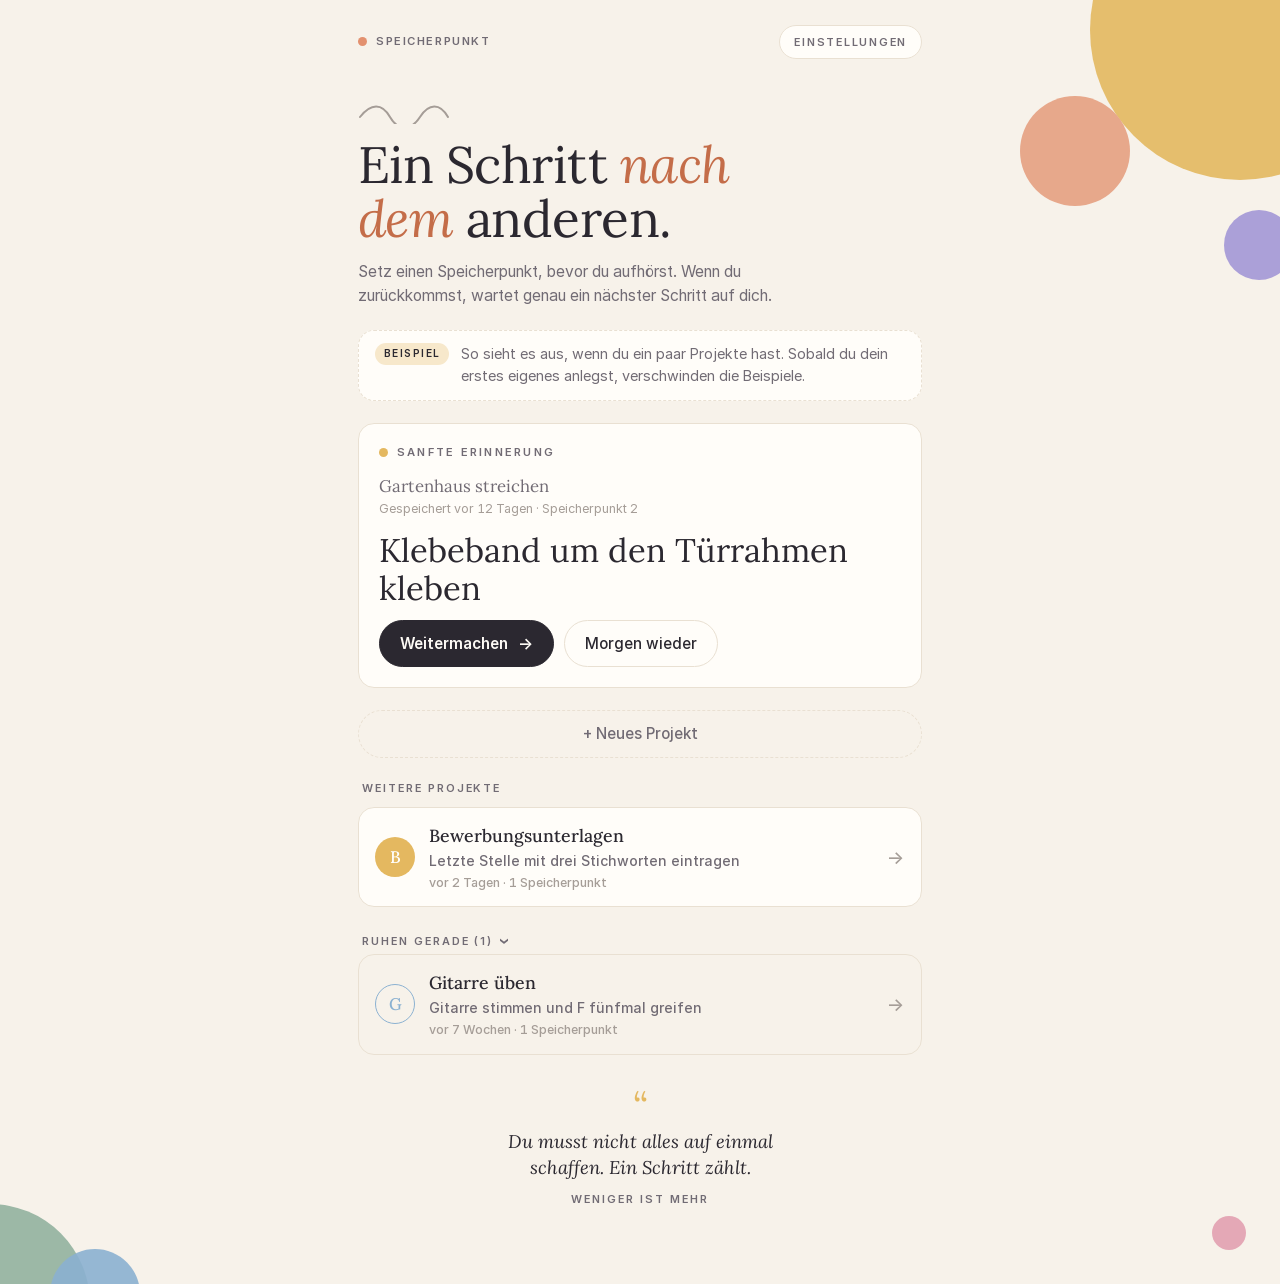
<file: index.html>
<!doctype html>
<html lang="de">
<head>
<meta charset="utf-8">
<meta name="viewport" content="width=device-width, initial-scale=1, viewport-fit=cover">
<!-- Sicherheitsregeln: Die App darf nur mit sich selbst und mit Supabase sprechen. Bei einer neuen Supabase-Adresse hier und in SP_CONFIG anpassen. -->
<meta http-equiv="Content-Security-Policy" content="default-src 'self'; script-src 'self' 'unsafe-inline'; style-src 'self' 'unsafe-inline'; font-src 'self'; img-src 'self' data: blob:; connect-src 'self' https://satqwruqmwgcflcggbul.supabase.co; manifest-src 'self'; worker-src 'self'; base-uri 'self'; form-action 'self'; object-src 'none'">
<title>Speicherpunkt</title>
<meta name="description" content="Setz einen Speicherpunkt, bevor du aufhörst. Wenn du zurückkommst, zeigt dir Speicherpunkt, wo du warst, und genau einen nächsten Schritt.">
<meta name="theme-color" content="#f7f2ea" media="(prefers-color-scheme: light)">
<meta name="theme-color" content="#1c1a20" media="(prefers-color-scheme: dark)">
<meta name="apple-mobile-web-app-capable" content="yes">
<meta name="mobile-web-app-capable" content="yes">
<meta name="apple-mobile-web-app-title" content="Speicherpunkt">
<meta name="apple-mobile-web-app-status-bar-style" content="default">
<link rel="manifest" href="manifest.webmanifest">
<link rel="icon" href="icons/favicon.svg" type="image/svg+xml">
<link rel="icon" href="icons/icon-192.png" sizes="192x192" type="image/png">
<link rel="apple-touch-icon" href="icons/apple-touch-icon.png">
<link rel="preload" href="fonts/lora.woff2" as="font" type="font/woff2" crossorigin>
<link rel="preload" href="fonts/inter-400.woff2" as="font" type="font/woff2" crossorigin>
<style>
@font-face { font-family: "Lora"; src: url("fonts/lora.woff2") format("woff2"); font-weight: 400 700; font-style: normal; font-display: swap; }
@font-face { font-family: "Lora"; src: url("fonts/lora-italic.woff2") format("woff2"); font-weight: 400 700; font-style: italic; font-display: swap; }
@font-face { font-family: "Inter"; src: url("fonts/inter-400.woff2") format("woff2"); font-weight: 400; font-style: normal; font-display: swap; }
@font-face { font-family: "Inter"; src: url("fonts/inter-500.woff2") format("woff2"); font-weight: 500; font-style: normal; font-display: swap; }
@font-face { font-family: "Inter"; src: url("fonts/inter-600.woff2") format("woff2"); font-weight: 600 700; font-style: normal; font-display: swap; }

/* Layout: wie der Papier-Planer – warmes Papier, weisse Karten, eine Farbe pro Bereich, Lora mit farbigen Kursivwörtern. */
:root {
  padding-top: env(safe-area-inset-top, 0px); padding-bottom: env(safe-area-inset-bottom, 0px); color-scheme: light;
  --paper: #f7f2ea; --card: #fffdf9; --sunk: #f1ebe1; --line: #e9e0d2; --ink: #2b2830; --muted: #716b74; --faint: #a59d97;
  --terra: #c46d49; --mustard: #e4b860; --coral: #e3916f; --lavender: #a497d6; --sage: #93b29f; --teal: #6fa39b; --sky: #8bb1d1; --rose: #e3a0b1; --taupe: #b9ad9e;
  --mustard-ink: #9a7320; --sage-ink: #4f7a66; --lav-ink: #6a5aa8; --rose-ink: #b0607a; --sky-ink: #48759b;
  --cta: #2b2830; --on-cta: #fdfaf5;
  --blob-a: .9;
  --font-serif: "Lora", "Iowan Old Style", "Charter", Georgia, "Times New Roman", serif;
  --font-sans: "Inter", -apple-system, BlinkMacSystemFont, "Segoe UI", Roboto, Arial, sans-serif;
  --r: 16px;
}
@media (prefers-color-scheme: dark) { :root:not([data-theme="light"]) {
  --paper: #1c1a20; --card: #25222a; --sunk: #2c2932; --line: #39343f; --ink: #f0eae2; --muted: #aaa2a9; --faint: #7f7880;
  --terra: #e79a77; --mustard: #e9c374; --coral: #e79d7e; --lavender: #b3a7e2; --sage: #9fbfab; --teal: #84b5ad; --sky: #9bbfdc; --rose: #e9aebd; --taupe: #9e9385;
  --mustard-ink: #ecc77a; --sage-ink: #a7c9b5; --lav-ink: #c2b7ee; --rose-ink: #efb4c3; --sky-ink: #a9c9e6;
  --cta: #f0eae2; --on-cta: #1c1a20; --blob-a: .42; color-scheme: dark } }
:root[data-theme="dark"] {
  --paper: #1c1a20; --card: #25222a; --sunk: #2c2932; --line: #39343f; --ink: #f0eae2; --muted: #aaa2a9; --faint: #7f7880;
  --terra: #e79a77; --mustard: #e9c374; --coral: #e79d7e; --lavender: #b3a7e2; --sage: #9fbfab; --teal: #84b5ad; --sky: #9bbfdc; --rose: #e9aebd; --taupe: #9e9385;
  --mustard-ink: #ecc77a; --sage-ink: #a7c9b5; --lav-ink: #c2b7ee; --rose-ink: #efb4c3; --sky-ink: #a9c9e6;
  --cta: #f0eae2; --on-cta: #1c1a20; --blob-a: .42; color-scheme: dark }

*, *::before, *::after { box-sizing: border-box; }
html { -webkit-text-size-adjust: 100%; }
body { margin: 0; min-height: 100vh; background: var(--paper); color: var(--ink); font-family: var(--font-sans); font-size: 16px; line-height: 1.55; -webkit-font-smoothing: antialiased; overflow-x: hidden; }
[hidden] { display: none !important; }
p { margin: 0; }
h1, h2, h3 { margin: 0; font-family: var(--font-serif); font-weight: 400; letter-spacing: -.01em; text-wrap: balance; }
em { font-style: italic; color: var(--accent, var(--terra)); }

.app { position: relative; z-index: 1; max-width: 600px; margin: 0 auto; padding-left: max(18px, env(safe-area-inset-left, 0px)); padding-right: max(18px, env(safe-area-inset-right, 0px)); padding-block: 22px 72px; display: flex; flex-direction: column; gap: 22px; }

/* Bereichsfarben wie die Reiter im Planer */
[data-view="home"] { --accent: var(--terra); --dot: var(--coral); }
[data-view="project"] { --accent: var(--sage-ink); --dot: var(--sage); }
[data-view="focus"] { --accent: var(--mustard-ink); --dot: var(--mustard); }
[data-view="save"] { --accent: var(--lav-ink); --dot: var(--lavender); }
[data-view="finished"] { --accent: var(--mustard-ink); --dot: var(--mustard); }
[data-view="settings"] { --accent: var(--sky-ink); --dot: var(--sky); }

/* dekorative Kreise (Titelseite) */
body { position: relative; }
.blobs { position: absolute; top: 0; left: 0; right: 0; bottom: 0; z-index: 0; pointer-events: none; overflow: hidden; }
.blobs span { position: absolute; border-radius: 50%; opacity: var(--blob-a); }
.blobs .b1 { width: 300px; height: 300px; right: -110px; top: -120px; background: var(--mustard); }
.blobs .b2 { width: 110px; height: 110px; right: 150px; top: 96px; background: var(--coral); opacity: calc(var(--blob-a) * .85); }
.blobs .b3 { width: 70px; height: 70px; right: -14px; top: 210px; background: var(--lavender); }
.blobs .b4 { width: 200px; height: 200px; left: -110px; bottom: -120px; background: var(--sage); }
.blobs .b5 { width: 90px; height: 90px; left: 50px; bottom: -55px; background: var(--sky); }
.blobs .b6 { width: 34px; height: 34px; right: 34px; bottom: 34px; background: var(--rose); }
body:not([data-view="home"]):not([data-view="finished"]) .blobs { display: none; }
@media (max-width: 520px) { .blobs .b1 { width: 190px; height: 190px; right: -95px; top: -95px; } .blobs .b2 { width: 64px; height: 64px; right: 66px; top: 74px; } .blobs .b3 { right: -18px; top: 120px; width: 44px; height: 44px; } }

/* Kopfzeile: farbiger Punkt + Label links, Pillen-Button rechts */
header.top { display: flex; align-items: center; justify-content: space-between; gap: 12px; min-height: 40px; }
.eyebrow { display: inline-flex; align-items: center; gap: 9px; font-family: var(--font-sans); font-weight: 600; font-size: .7rem; letter-spacing: .2em; text-transform: uppercase; color: var(--muted); }
.eyebrow::before { content: ""; width: 9px; height: 9px; border-radius: 50%; background: var(--dot, var(--taupe)); flex: none; }
.eyebrow.plain::before { display: none; }
header.top > .eyebrow { min-width: 0; overflow-wrap: break-word; line-height: 1.4; letter-spacing: .14em; }
.proj-title { font-family: var(--font-serif); font-size: 1.15rem; color: var(--muted); margin-bottom: -8px; overflow-wrap: anywhere; }
header.top > .row { flex: none; flex-wrap: nowrap; gap: 6px; }
.huge, .big-step, .title { overflow-wrap: anywhere; }
.label { font-family: var(--font-sans); font-weight: 600; font-size: .68rem; letter-spacing: .18em; text-transform: uppercase; color: var(--muted); }

button { font: inherit; cursor: pointer; color: var(--ink); background: var(--card); border: 1px solid var(--line); border-radius: 999px; padding: 11px 20px; min-height: 46px; font-size: .95rem; font-weight: 500; transition: border-color .15s, background-color .15s, transform .1s; }
button:hover { border-color: var(--faint); }
button:active { transform: translateY(1px); }
button:disabled { opacity: .45; cursor: default; }
button.primary { background: var(--cta); color: var(--on-cta); border-color: var(--cta); font-weight: 600; display: inline-flex; align-items: center; justify-content: center; gap: 10px; }
button.primary:hover { border-color: var(--cta); opacity: .92; }
button.pill { min-height: 34px; padding: 6px 14px; font-size: .68rem; font-weight: 600; letter-spacing: .16em; text-transform: uppercase; color: var(--muted); background: var(--card); }
button.add { width: 100%; background: transparent; border-style: dashed; color: var(--muted); }
button.wide { width: 100%; }
button:focus-visible, input:focus-visible, textarea:focus-visible, summary:focus-visible { outline: 3px solid var(--mustard); outline-offset: 2px; }
.arrow { font-size: 1.05em; line-height: 1; }
.row { display: flex; gap: 10px; flex-wrap: wrap; align-items: center; }
.row.stack { flex-direction: column; align-items: stretch; }
.row.stack > button { width: 100%; }

/* Titel mit farbigem Kursivwort */
.title { font-size: clamp(2.3rem, 10vw, 3.2rem); line-height: 1.05; }
.title.md { font-size: clamp(1.9rem, 8vw, 2.5rem); }
.title.center { text-align: center; }
.sub { color: var(--muted); font-size: .98rem; max-width: 46ch; }
.wave { display: block; width: 92px; height: 22px; color: var(--faint); }
.intro { display: flex; flex-direction: column; gap: 14px; padding-top: 18px; }

.card { background: var(--card); border: 1px solid var(--line); border-radius: var(--r); padding: 20px; display: flex; flex-direction: column; gap: 12px; min-width: 0; overflow-wrap: anywhere; }
.card.tint { border-color: transparent; background: color-mix(in srgb, var(--tint, var(--sage)) 18%, var(--card)); }
.hero .proj-name { font-family: var(--font-serif); font-size: 1.05rem; color: var(--muted); }
.big-step { font-family: var(--font-serif); font-size: clamp(1.6rem, 7vw, 2.05rem); line-height: 1.18; }
.small { font-size: .78rem; color: var(--faint); font-variant-numeric: tabular-nums; }

.chips { display: flex; flex-wrap: wrap; gap: 8px; }
.chip-static { background: var(--card); border: 1px solid var(--line); border-radius: 999px; padding: 4px 11px; font-size: .74rem; color: var(--muted); }
.chip { min-height: 38px; padding: 7px 15px; font-size: .88rem; }
.chip[aria-pressed="true"] { background: color-mix(in srgb, var(--lavender) 22%, var(--card)); border-color: var(--lavender); color: var(--lav-ink); font-weight: 600; }

.banner { display: flex; gap: 12px; align-items: flex-start; background: var(--card); border: 1px dashed var(--line); border-radius: var(--r); padding: 12px 16px; font-size: .9rem; color: var(--muted); }
.tag { font-size: .64rem; font-weight: 600; letter-spacing: .14em; text-transform: uppercase; border-radius: 999px; padding: 3px 9px; background: color-mix(in srgb, var(--mustard) 30%, var(--card)); color: var(--ink); white-space: nowrap; }

/* Projektliste wie „Wohin heute?“ */
.group { display: flex; flex-direction: column; gap: 10px; }
.group > .label, .group > summary { padding: 0 4px; }
details.group > summary { cursor: pointer; list-style: none; display: flex; align-items: center; gap: 8px; }
details.group > summary::-webkit-details-marker { display: none; }
details.group > summary::after, details.history > summary::after { content: "›"; font-size: 1rem; letter-spacing: 0; transition: transform .15s; }
details[open] > summary::after { transform: rotate(90deg); }
.list { display: flex; flex-direction: column; gap: 10px; }
.proj { --pc: var(--sage); text-align: left; display: grid; grid-template-columns: auto 1fr auto; gap: 14px; align-items: center; width: 100%; padding: 14px 16px; border-radius: var(--r); background: var(--card); border: 1px solid var(--line); min-width: 0; }
.num { width: 40px; height: 40px; border-radius: 50%; background: var(--pc); color: #fff; display: grid; place-items: center; font-family: var(--font-serif); font-size: 1.05rem; flex: none; }
.proj .body { display: flex; flex-direction: column; gap: 1px; min-width: 0; }
.proj .name { font-family: var(--font-serif); font-size: 1.1rem; overflow-wrap: anywhere; display: flex; gap: 8px; align-items: center; flex-wrap: wrap; }
.proj .step { color: var(--muted); font-size: .88rem; overflow: hidden; text-overflow: ellipsis; white-space: nowrap; }
.proj .go { color: var(--faint); font-size: 1.15rem; }
.proj.resting { background: transparent; }
.proj.resting .num { background: transparent; border: 1.5px solid var(--pc); color: var(--pc); }
.proj.finished .num { background: transparent; border: 1.5px solid var(--pc); color: var(--pc); }
.c0 { --pc: var(--sage); } .c1 { --pc: var(--coral); } .c2 { --pc: var(--lavender); } .c3 { --pc: var(--mustard); } .c4 { --pc: var(--sky); } .c5 { --pc: var(--rose); } .c6 { --pc: var(--teal); }

.quote { text-align: center; display: flex; flex-direction: column; gap: 10px; align-items: center; padding: 18px 6px 4px; }
.quote .mark { font-family: var(--font-serif); font-size: 2.4rem; line-height: .6; color: var(--mustard); }
.quote p { font-family: var(--font-serif); font-style: italic; font-size: 1.15rem; line-height: 1.45; max-width: 30ch; }

/* Projektansicht */
.stage { display: flex; flex-direction: column; gap: 16px; min-width: 0; overflow-wrap: anywhere; }
.where { font-family: var(--font-serif); font-size: 1.08rem; line-height: 1.5; white-space: pre-wrap; padding-left: 16px; border-left: 2px solid var(--line); }
.welcome { --tint: var(--rose); }
.welcome .wt { font-family: var(--font-serif); font-size: 1.35rem; line-height: 1.2; }
.welcome .wt em { color: var(--rose-ink); }
.stepcard { --tint: var(--sage); }

details.history > summary { cursor: pointer; list-style: none; display: flex; align-items: center; gap: 8px; padding: 4px; }
details.history > summary::-webkit-details-marker { display: none; }
.timeline { list-style: none; margin: 12px 0 0; padding: 0 0 0 8px; display: flex; flex-direction: column; }
.timeline li { position: relative; padding: 0 0 18px 24px; border-left: 1.5px dotted var(--line); display: flex; flex-direction: column; gap: 4px; overflow-wrap: anywhere; }
.timeline li:last-child { border-left-color: transparent; padding-bottom: 0; }
.timeline li .dotm { position: absolute; left: -6px; top: 6px; width: 11px; height: 11px; border-radius: 50%; background: var(--sage); }
.timeline li .dotm.open { background: var(--card); border: 1.5px solid var(--taupe); }
.timeline .was { font-family: var(--font-serif); font-size: 1rem; white-space: pre-wrap; }
.timeline .then { font-size: .9rem; color: var(--muted); }

/* Fokus */
.focus { min-height: 58vh; display: flex; flex-direction: column; justify-content: center; align-items: center; text-align: center; gap: 18px; min-width: 0; overflow-wrap: anywhere; }
.focus .huge { font-family: var(--font-serif); font-size: clamp(2.1rem, 9.5vw, 3rem); line-height: 1.1; max-width: 16ch; }
.ring { width: 64px; height: 64px; border-radius: 50%; background: color-mix(in srgb, var(--mustard) 35%, var(--card)); display: grid; place-items: center; }
.ring::after { content: ""; width: 22px; height: 22px; border-radius: 50%; background: var(--mustard); }
@media (prefers-reduced-motion: no-preference) { .ring { animation: breathe 4s ease-in-out infinite; } @keyframes breathe { 0%, 100% { transform: scale(1); } 50% { transform: scale(1.08); } } }

/* Formulare */
.panel { background: var(--card); border: 1px solid var(--line); border-radius: var(--r); padding: 20px; display: flex; flex-direction: column; gap: 18px; min-width: 0; overflow-wrap: anywhere; }
.panel h2 { font-size: 1.35rem; }
.panel.confirm { border-color: var(--coral); }
.field { display: flex; flex-direction: column; gap: 7px; }
label, .flabel { font-weight: 600; font-size: .68rem; letter-spacing: .18em; text-transform: uppercase; color: var(--muted); }
input[type=text], textarea { width: 100%; font: inherit; font-size: 1.02rem; padding: 13px 14px; border-radius: 12px; border: 1px solid var(--line); background: var(--paper); color: var(--ink); }
input[type=text]::placeholder, textarea::placeholder { color: var(--faint); }
input[aria-invalid="true"] { border-color: var(--coral); }
textarea { min-height: 100px; resize: vertical; font-family: var(--font-serif); }
.hint { color: var(--muted); font-size: .84rem; }
.error { color: var(--terra); font-size: .9rem; }
.finish-offer { --tint: var(--mustard); }
.finish-offer .ft { font-family: var(--font-serif); font-size: 1.25rem; }
button.finish-btn { align-self: flex-start; background: var(--mustard); border-color: var(--mustard); color: #2b2205; font-weight: 600; }
.done-stage { min-height: 48vh; }
.settings-list { display: flex; flex-direction: column; gap: 14px; }
.settings-list .panel { gap: 12px; }
.howto { display: grid; grid-template-columns: auto 1fr; gap: 10px 14px; align-items: start; }
.howto .num { width: 30px; height: 30px; font-size: .9rem; }

input[type=password] { width: 100%; font: inherit; font-size: 1.02rem; padding: 13px 14px; border-radius: 12px; border: 1px solid var(--line); background: var(--paper); color: var(--ink); }
button.ghostlink { background: none; border: none; padding: 0; min-height: 0; color: var(--accent, var(--terra)); text-decoration: underline; text-underline-offset: 3px; font-weight: 500; }
.panel .row button.ghostlink { padding: 8px 4px; }
button.ghostlink.small-link { align-self: flex-start; font-size: .86rem; color: var(--muted); }
.sync-dot { display: inline-block; width: 8px; height: 8px; border-radius: 50%; background: var(--taupe); vertical-align: middle; }
.sync-dot[data-s="ok"] { background: var(--sage); } .sync-dot[data-s="busy"] { background: var(--mustard); } .sync-dot[data-s="offline"], .sync-dot[data-s="error"] { background: var(--coral); }
.suggest { display: flex; flex-direction: column; gap: 10px; margin-top: 4px; }
button.suggest-btn { align-self: flex-start; min-height: 38px; padding: 7px 15px; font-size: .88rem; color: var(--lav-ink); border-color: color-mix(in srgb, var(--lavender) 55%, var(--line)); background: color-mix(in srgb, var(--lavender) 10%, var(--card)); }
button.suggest-btn[data-busy] { opacity: .7; }
.sugg-list { display: flex; flex-direction: column; gap: 8px; }
.sugg-list:empty { display: none; }
button.sugg { display: flex; justify-content: space-between; align-items: center; gap: 12px; text-align: left; border-radius: 14px; padding: 11px 14px; min-height: 0; background: var(--card); }
button.sugg .sugg-step { font-family: var(--font-serif); font-size: 1.02rem; line-height: 1.3; overflow-wrap: anywhere; min-width: 0; }
button.sugg .sugg-min { flex: none; font-size: .72rem; color: var(--muted); background: var(--sunk); border-radius: 999px; padding: 3px 9px; }
button.sugg[aria-pressed="true"] { border-color: var(--lavender); background: color-mix(in srgb, var(--lavender) 16%, var(--card)); }
@media (prefers-reduced-motion: no-preference) { .sugg-wait { animation: pulse 1.2s ease-in-out infinite; } @keyframes pulse { 50% { opacity: .45; } } }
.timer-pick { display: flex; flex-direction: column; align-items: center; gap: 8px; }
.timer-pick .chips { justify-content: center; }
.tring { position: relative; width: 168px; height: 168px; display: grid; place-items: center; }
.tring svg { position: absolute; inset: 0; width: 100%; height: 100%; transform: rotate(-90deg); }
.tring circle { fill: none; stroke-width: 6; }
.tr-bg { stroke: color-mix(in srgb, var(--mustard) 22%, var(--card)); }
.tr-fg { stroke: var(--mustard); stroke-linecap: round; transition: stroke-dashoffset 1s linear; }
.tr-time { font-family: var(--font-serif); font-size: 2.3rem; font-variant-numeric: tabular-nums; }
.tring.done .tr-time { color: var(--mustard-ink); }
.week strong { font-weight: 600; color: var(--ink); }
.confetti { position: fixed; left: 50%; top: 42%; width: 0; height: 0; z-index: 6; pointer-events: none; }
.confetti span { position: absolute; width: var(--s); height: var(--s); border-radius: 50%; background: var(--c); opacity: 0; animation: burst 1.1s cubic-bezier(.15,.7,.3,1) forwards; }
@keyframes burst { 0% { transform: translate(-50%, -50%) scale(.4); opacity: 1; } 70% { opacity: 1; } 100% { transform: translate(calc(-50% + var(--dx)), calc(-50% + var(--dy) + 60px)) scale(1); opacity: 0; } }
[tabindex="-1"]:focus { outline: none; }
.center { text-align: center; }
.version { padding-top: 6px; }
.danger-zone { display: flex; flex-direction: column; gap: 12px; border-top: 1px solid var(--line); padding-top: 14px; }
button.danger { background: var(--terra); border-color: var(--terra); color: #fff; font-weight: 600; }
nav.legal { display: flex; justify-content: center; flex-wrap: wrap; gap: 6px 18px; font-size: .85rem; padding-top: 10px; }
nav.legal a, .hint a { color: var(--muted); text-underline-offset: 3px; }
.toast { position: fixed; z-index: 5; left: 50%; transform: translateX(-50%); width: max-content; max-width: calc(100% - 36px); bottom: calc(20px + env(safe-area-inset-bottom, 0px)); background: var(--cta); color: var(--on-cta); padding: 11px 18px; border-radius: 999px; font-size: .9rem; pointer-events: none; text-align: center; }
@media (prefers-reduced-motion: no-preference) { .app > * { animation: rise .3s ease-out both; } @keyframes rise { from { transform: translateY(6px); } to { transform: none; } } }
</style>
</head>
<body>
<noscript><p style="padding:16px">Speicherpunkt braucht JavaScript.</p></noscript>
<div class="blobs" aria-hidden="true"><span class="b1"></span><span class="b2"></span><span class="b3"></span><span class="b4"></span><span class="b5"></span><span class="b6"></span></div>
<main class="app" id="app" aria-live="polite"></main>
<div class="toast" id="toast" role="status" hidden></div>

<script>
  // Abgleich zwischen Geräten (Supabase). Der öffentliche Schlüssel darf in der App stehen.
  window.SP_CONFIG = window.SP_CONFIG || {
    url: "https://satqwruqmwgcflcggbul.supabase.co",
    key: "sb_publishable_U214RD6vhA1GlMfMPG04Xw_Z2g_qF3l"
  };
</script>
<script>
(() => {
  "use strict";
  const KEY = "speicherpunkt.v1";
  const SKEY = "speicherpunkt.session";
  const CFG = window.SP_CONFIG || {};
  const SYNC_ON = !!(CFG.url && CFG.key);
  const DAY = 86400000;
  const APP_VERSION = "10";
  const $app = document.getElementById("app");
  const $toast = document.getElementById("toast");

  // ---------- state ----------
  let state = { v: 2, projects: [], deleted: {}, updated: 0 };
  let examples = makeExamples();
  let view = { name: "home" };
  let storage = "memory"; // memory | local
  let confirmFor = null;

  function uid() { return Math.random().toString(36).slice(2, 10) + Date.now().toString(36).slice(-4); }
  function now() { return Date.now(); }

  function makeExamples() {
    const t = now();
    return [
      { id: "ex1", example: true, name: "Gartenhaus streichen", created: t - 30 * DAY, paused: false, remindAt: t - 1000,
        saves: [
          { id: "e1a", at: t - 20 * DAY, where: "Farbe gekauft, Pinsel liegen in der Garage.", next: "Abdeckplane auslegen", done: true },
          { id: "e1b", at: t - 12 * DAY, where: "Die Südwand ist fertig grundiert. Bei der Tür fehlt noch Klebeband.", next: "Klebeband um den Türrahmen kleben" } ] },
      { id: "ex2", example: true, name: "Bewerbungsunterlagen", created: t - 9 * DAY, paused: false, remindAt: null,
        saves: [ { id: "e2a", at: t - 2 * DAY, where: "Lebenslauf aktualisiert bis 2024. Letzte Stelle fehlt noch.", next: "Letzte Stelle mit drei Stichworten eintragen" } ] },
      { id: "ex3", example: true, name: "Gitarre üben", created: t - 90 * DAY, paused: true, remindAt: null,
        saves: [ { id: "e3a", at: t - 47 * DAY, where: "Barré-Griff F klappt fast, Saite H schnarrt noch.", next: "Gitarre stimmen und F fünfmal greifen" } ] }
    ];
  }

  function projects() { return state.projects.length ? state.projects : examples; }
  function showingExamples() { return state.projects.length === 0; }
  function find(id) { return projects().find(p => p.id === id); }
  function current(p) { return p.saves[p.saves.length - 1]; }
  function lastTouched(p) { const c = current(p); return c ? c.at : p.created; }
  function isDue(p) { return !p.paused && !p.finished && p.remindAt && p.remindAt <= now(); }
  const fmtDay = new Intl.DateTimeFormat("de-CH", { day: "numeric", month: "long", year: "numeric" });

  // ---------- persistence ----------
  function readLocal() {
    try { const raw = localStorage.getItem(KEY); if (!raw) return null; const s = JSON.parse(raw); return valid(s) ? s : null; } catch { return null; }
  }
  function writeLocal() {
    try { localStorage.setItem(KEY, JSON.stringify(state)); if (storage === "memory") storage = "local"; return true; } catch { return false; }
  }
  function valid(s) { return s && typeof s === "object" && Array.isArray(s.projects); }
  function num(v) { return typeof v === "number" && isFinite(v) ? v : null; }
  // Prüft jedes Projekt, damit kaputte Sicherungen oder alte Datenstände die App nicht zum Absturz bringen.
  function cleanProject(p) {
    if (!p || typeof p !== "object" || typeof p.id !== "string" || !p.id) return null;
    const saves = (Array.isArray(p.saves) ? p.saves : [])
      .filter(sv => sv && typeof sv === "object" && typeof sv.next === "string")
      .map(sv => ({ ...sv, id: typeof sv.id === "string" && sv.id ? sv.id : uid(), at: (num(sv.at) > 946684800000 ? sv.at : null) || (num(p.created) > 946684800000 ? p.created : null) || now(), where: typeof sv.where === "string" ? sv.where : "" }));
    return { ...p, id: p.id.slice(0, 64), name: typeof p.name === "string" && p.name.trim() ? p.name.slice(0, 80) : "Ohne Namen",
      created: (num(p.created) > 946684800000 ? p.created : null) || (saves[0] && saves[0].at) || now(), paused: !!p.paused, finished: num(p.finished), remindAt: num(p.remindAt), saves };
  }
  function normalize(s) {
    s.v = 2;
    if (!s.deleted || typeof s.deleted !== "object" || Array.isArray(s.deleted)) s.deleted = {};
    const seen = new Set();
    s.projects = (Array.isArray(s.projects) ? s.projects : []).map(cleanProject).filter(p => p && !seen.has(p.id) && seen.add(p.id));
    return s;
  }

  // Jede Änderung an einem Projekt bekommt einen Zeitstempel (mod). So lassen sich Geräte projektweise zusammenführen.
  let fp = {};
  function fingerprint(p) { const { mod, ...rest } = p; return JSON.stringify(rest); }
  function resetFingerprints() { fp = {}; for (const p of state.projects) fp[p.id] = fingerprint(p); }
  function stampMods() {
    for (const p of state.projects) { const f = fingerprint(p); if (fp[p.id] !== f) { p.mod = now(); fp[p.id] = f; } }
  }
  const PKEY = "speicherpunkt.pending";
  let changeSeq = 0;
  function setPending(on) { try { if (on) localStorage.setItem(PKEY, "1"); else localStorage.removeItem(PKEY); } catch {} }
  function hasPending() { try { return localStorage.getItem(PKEY) === "1"; } catch { return false; } }
  function persist() {
    stampMods();
    state.updated = now();
    changeSeq++;
    writeLocal();
    if (session) setPending(true);
    scheduleSync();
  }
  function tombstone(id) { state.deleted[id] = now(); delete fp[id]; }

  // Vergleich unabhängig von der Reihenfolge der Felder. Die Datenbank (jsonb) sortiert Felder um;
  // ohne diesen Vergleich würde die App bei jedem Abgleich unnötig schreiben.
  function canon(v) { return JSON.stringify(v, (k, x) => x && typeof x === "object" && !Array.isArray(x) ? Object.keys(x).sort().reduce((o, key) => { o[key] = x[key]; return o; }, {}) : x); }
  function merge(a, b) {
    const out = { v: 2, projects: [], deleted: {}, updated: Math.max(a.updated || 0, b.updated || 0) };
    for (const src of [a.deleted || {}, b.deleted || {}]) for (const [id, t] of Object.entries(src)) out.deleted[id] = Math.max(out.deleted[id] || 0, t);
    const byId = new Map();
    for (const p of [...(a.projects || []), ...(b.projects || [])]) {
      const prev = byId.get(p.id);
      if (!prev || (p.mod || 0) > (prev.mod || 0)) byId.set(p.id, p);
    }
    const order = [...(a.projects || []).map(p => p.id), ...(b.projects || []).map(p => p.id)];
    const seen = new Set();
    for (const id of order) {
      if (seen.has(id)) continue; seen.add(id);
      const p = byId.get(id);
      if (out.deleted[id] && out.deleted[id] >= (p.mod || 0)) continue;
      out.projects.push(JSON.parse(JSON.stringify(p)));
    }
    const cutoff = now() - 120 * DAY;
    for (const [id, t] of Object.entries(out.deleted)) if (t < cutoff) delete out.deleted[id];
    return out;
  }

  // ---------- Konto und Abgleich ----------
  let session = null;
  let sync = { state: SYNC_ON ? "out" : "off", at: 0, msg: "" }; // off | out | busy | ok | offline | error
  function readSession() { try { const r = localStorage.getItem(SKEY); return r ? JSON.parse(r) : null; } catch { return null; } }
  function writeSession() { try { if (session) localStorage.setItem(SKEY, JSON.stringify(session)); else localStorage.removeItem(SKEY); } catch {} }
  function keepSession(d) {
    if (!d || !d.access_token) return false;
    session = { access_token: d.access_token, refresh_token: d.refresh_token, expires_at: now() + (d.expires_in || 3600) * 1000,
      user: { id: d.user && d.user.id, email: d.user && d.user.email } };
    writeSession(); return true;
  }
  async function call(path, opts = {}) {
    const headers = { apikey: CFG.key, "Content-Type": "application/json", ...(opts.headers || {}) };
    if (opts.auth) { await freshToken(); if (!session) { const e = new Error("signed_out"); e.code = "signed_out"; throw e; } headers.Authorization = "Bearer " + session.access_token; }
    let r;
    try { r = await fetch(CFG.url.replace(/\/+$/, "") + path, { method: opts.method || "GET", headers, body: opts.body ? JSON.stringify(opts.body) : undefined }); }
    catch { const e = new Error("offline"); e.code = "offline"; throw e; }
    let data = null; const txt = await r.text(); try { data = txt ? JSON.parse(txt) : null; } catch {}
    if (r.status === 401 && opts.auth && !opts.retried && session) { session.expires_at = 0; await freshToken(); return call(path, { ...opts, retried: true }); }
    if (!r.ok) { const e = new Error((data && (data.msg || data.message || data.error_description || data.error)) || ("HTTP " + r.status)); e.status = r.status; e.data = data; e.code = (data && (data.error_code || data.code)) || ""; throw e; }
    return data;
  }
  let refreshing = null;
  async function freshToken() {
    if (!session || session.expires_at - 60000 > now()) return;
    // Hat ein anderer Tab die Anmeldung schon erneuert? Dann diese übernehmen.
    const stored = readSession();
    if (stored && stored.refresh_token !== session.refresh_token && stored.expires_at - 60000 > now()) { session = stored; return; }
    if (!refreshing) refreshing = (async () => {
      const used = session.refresh_token;
      try { const d = await call("/auth/v1/token?grant_type=refresh_token", { method: "POST", body: { refresh_token: used } }); keepSession(d); }
      catch (e) {
        if (e.code === "offline") throw e;
        const again = readSession();
        if (again && again.refresh_token !== used) session = again;
        else { session = null; writeSession(); sync = { state: "out", at: 0, msg: "Bitte melde dich neu an." }; }
      }
      finally { refreshing = null; }
    })();
    return refreshing;
  }
  function authError(e) {
    const m = String(e && e.message || "").toLowerCase();
    if (e && e.code === "offline") return "Keine Verbindung. Prüf dein Internet und versuch es nochmals.";
    if (m.includes("invalid login") || m.includes("invalid_credentials") || e.code === "invalid_credentials") return "E-Mail oder Passwort stimmt nicht.";
    if (m.includes("already registered") || m.includes("already exists") || e.code === "user_already_exists") return "Mit dieser E-Mail gibt es schon ein Konto. Melde dich stattdessen an.";
    if (m.includes("not confirmed") || e.code === "email_not_confirmed") return "Bitte bestätige zuerst deine E-Mail-Adresse über den Link im Postfach.";
    if (e.code === "weak_password" || (m.includes("password") && (m.includes("6") || m.includes("weak") || m.includes("short")))) return "Das Passwort ist zu schwach. Nimm mindestens 6 Zeichen, am besten mehr.";
    if (e.code === "same_password") return "Das neue Passwort muss sich vom alten unterscheiden.";
    if (e.code === "email_address_invalid" || (m.includes("email") && m.includes("invalid"))) return "Diese E-Mail-Adresse sieht nicht gültig aus.";
    if (e.code === "signup_disabled" || m.includes("signups not allowed")) return "Neue Konten sind gerade nicht möglich.";
    if (m.includes("not authorized") || e.code === "email_address_not_authorized") return "An diese Adresse kann die App noch keine E-Mails schicken. Das Zurücksetzen per E-Mail ist noch nicht ganz eingerichtet.";
    if (e.code === "over_email_send_rate_limit") return "Es wurden gerade zu viele E-Mails verschickt. Versuch es in einer Stunde nochmals.";
    if (e && e.status === 429) return "Zu viele Versuche. Warte ein paar Minuten.";
    return "Das hat nicht geklappt (" + (e && e.message || "unbekannt") + ").";
  }
  async function signIn(email, password, create) {
    if (create) {
      const d = await call("/auth/v1/signup", { method: "POST", body: { email, password } });
      if (!keepSession(d)) return "confirm";
    } else {
      keepSession(await call("/auth/v1/token?grant_type=password", { method: "POST", body: { email, password } }));
    }
    await syncNow(true);
    pushResync();
    return "ok";
  }
  function appUrl() { return location.origin + location.pathname; }
  async function requestReset(email) {
    await call("/auth/v1/recover?redirect_to=" + encodeURIComponent(appUrl()), { method: "POST", body: { email } });
  }
  async function setNewPassword(password) {
    await call("/auth/v1/user", { method: "PUT", auth: true, body: { password } });
  }
  // Links aus E-Mails (Passwort zurücksetzen, Adresse bestätigen) bringen die Anmeldung im #-Teil der Adresse mit.
  function readAuthLink() {
    const h = location.hash.slice(1);
    if (!h || !/(access_token|error)=/.test(h)) return null;
    const q = new URLSearchParams(h);
    if (q.get("error") || q.get("error_description")) return { error: q.get("error_code") || q.get("error"), text: q.get("error_description") || "" };
    if (!q.get("access_token") || !q.get("refresh_token")) return null;
    return { access_token: q.get("access_token"), refresh_token: q.get("refresh_token"), expires_in: Number(q.get("expires_in")) || 3600, type: q.get("type") || "" };
  }
  async function handleAuthLink(link) {
    try { history.replaceState(null, "", location.pathname + location.search); } catch {}
    if (link.error) {
      view = { name: "settings", authMode: "reset",
        authErr: /expired|invalid/i.test(link.error + " " + link.text) ? "Der Link ist abgelaufen oder wurde schon benutzt. Fordere unten einen neuen an." : "Der Link hat nicht funktioniert. Fordere unten einen neuen an." };
      render(); return;
    }
    try {
      const u = await fetch(CFG.url.replace(/\/+$/, "") + "/auth/v1/user", { headers: { apikey: CFG.key, Authorization: "Bearer " + link.access_token } }).then(r => r.ok ? r.json() : null);
      if (!u || !u.id) throw new Error("user");
      // War auf diesem Gerät eine andere Person angemeldet, deren Projekte nicht ins neue Konto mitnehmen.
      if (session && session.user && session.user.id && session.user.id !== u.id) {
        state = { v: 2, projects: [], deleted: {}, updated: 0 }; resetFingerprints(); writeLocal(); setPending(false); examples = makeExamples();
      }
      keepSession({ ...link, user: { id: u.id, email: u.email } });
    } catch {
      view = { name: "settings", authMode: "login", authErr: "Die Anmeldung über den Link hat nicht geklappt. Melde dich mit E-Mail und Passwort an." };
      render(); return;
    }
    if (link.type === "recovery") { view = { name: "settings", authMode: "newpass" }; render(); }
    else { view = { name: "home" }; render(); toast("Angemeldet."); }
    syncNow();
  }

  async function deleteAccount() {
    await call("/rest/v1/rpc/sp_delete_account", { method: "POST", auth: true, body: {} });
    try { const sub = await pushSub(); if (sub) await sub.unsubscribe(); } catch {}
    setPushWanted(false); pushOn = false;
    session = null; writeSession(); setPending(false);
    state = { v: 2, projects: [], deleted: {}, updated: 0 }; resetFingerprints(); writeLocal();
    examples = makeExamples();
    sync = { state: "out", at: 0, msg: "" };
  }

  async function signOut(force) {
    try { await syncNow(true); } catch {}
    if (!force && hasPending()) return "unsynced";
    try { await pushDisable(true); } catch {}
    try { if (session) await call("/auth/v1/logout", { method: "POST", auth: true }); } catch {}
    setPending(false);
    session = null; writeSession();
    state = { v: 2, projects: [], deleted: {}, updated: 0 }; resetFingerprints(); writeLocal();
    examples = makeExamples();
    sync = { state: "out", at: 0, msg: "" };
    return "ok";
  }
  let syncTimer = null, syncing = null, syncAgain = false;
  // Mit Revisionszähler (rev, ab supabase-setup.sql Version 8) wird nur geschrieben, wenn seit dem Lesen niemand
  // anderes geschrieben hat, etwa ein zweites Gerät. Sonst neu lesen und nochmals zusammenführen.
  // Fehlt die Spalte noch in der Datenbank, schreibt die App wie bisher (ohne diese Prüfung).
  let useRev = true;
  async function readRemote() {
    if (useRev) {
      try { return await call("/rest/v1/sp_state?select=data,updated_at,rev", { auth: true }); }
      catch (e) { if (e.code !== "42703" && !(e.status === 400 && /rev/.test(e.message))) throw e; useRev = false; }
    }
    return call("/rest/v1/sp_state?select=data,updated_at", { auth: true });
  }
  // true: geschrieben. false: jemand war schneller, nochmals lesen.
  async function writeRemote(rows, merged) {
    const body = { user_id: session.user.id, data: merged, updated_at: now() };
    if (!useRev) {
      await call("/rest/v1/sp_state?on_conflict=user_id", { method: "POST", auth: true, headers: { Prefer: "resolution=merge-duplicates,return=minimal" }, body });
      return true;
    }
    if (rows.length) {
      const res = await call("/rest/v1/sp_state?user_id=eq." + encodeURIComponent(session.user.id) + "&rev=eq." + Number(rows[0].rev || 0) + "&select=rev",
        { method: "PATCH", auth: true, headers: { Prefer: "return=representation" }, body: { data: merged, updated_at: body.updated_at } });
      return Array.isArray(res) && res.length > 0;
    }
    try { await call("/rest/v1/sp_state", { method: "POST", auth: true, headers: { Prefer: "return=minimal" }, body }); return true; }
    catch (e) { if (e.status === 409 || e.code === "23505") return false; throw e; }
  }
  function scheduleSync() { if (!session) return; clearTimeout(syncTimer); syncTimer = setTimeout(() => syncNow(), 1200); }
  async function syncNow(force) {
    if (!SYNC_ON || !session) return;
    if (syncing) { syncAgain = true; return syncing; }
    const seqAtStart = changeSeq;
    syncing = (async () => {
      sync.state = "busy"; paintSync();
      try {
        const before = canon(state.projects);
        for (let attempt = 0; ; attempt++) {
          const rows = await readRemote();
          const remote = rows && rows[0] && valid(rows[0].data) ? normalize(rows[0].data) : { v: 2, projects: [], deleted: {}, updated: 0 };
          const merged = merge(state, remote);
          merged.projects = merged.projects.map(cleanProject).filter(Boolean);   // gleiche Form wie remote, sonst sähe es nach Änderung aus
          state = merged; resetFingerprints(); writeLocal();
          if (canon(remote.projects) === canon(merged.projects) && canon(remote.deleted || {}) === canon(merged.deleted) && rows.length) break;
          if (await writeRemote(rows, merged)) break;
          if (attempt >= 4) throw new Error("Gleichzeitige Änderungen, gleich nochmals");
        }
        sync = { state: "ok", at: now(), msg: "" };
        if (changeSeq === seqAtStart) setPending(false);
        if (before !== canon(state.projects)) softRender();
      } catch (e) {
        if (e.code === "offline") sync = { state: "offline", at: sync.at, msg: "" };
        else if (e.code === "signed_out" || e.status === 401) { session = null; writeSession(); sync = { state: "out", at: 0, msg: "Bitte melde dich neu an." }; }
        else sync = { state: "error", at: sync.at, msg: e.message || "Fehler" };
      }
      paintSync();
    })();
    try { await syncing; } finally { syncing = null; if (syncAgain) { syncAgain = false; syncNow(); } }
  }
  // ---------- Erinnerungen als Mitteilung (Push) ----------
  const PUSHKEY = "speicherpunkt.push";
  let pushOn = false;   // Ist dieses Gerät gerade angemeldet? Wird beim Start und in den Einstellungen geprüft.
  function pushSupport() { return "serviceWorker" in navigator && "PushManager" in window && "Notification" in window; }
  function isIOS() { return /iPad|iPhone|iPod/.test(navigator.userAgent) || (navigator.platform === "MacIntel" && navigator.maxTouchPoints > 1); }
  function pushWanted() { try { return localStorage.getItem(PUSHKEY) === "1"; } catch { return false; } }
  function setPushWanted(on) { try { if (on) localStorage.setItem(PUSHKEY, "1"); else localStorage.removeItem(PUSHKEY); } catch {} }
  function b64u(bytes) { let t = ""; for (const b of new Uint8Array(bytes)) t += String.fromCharCode(b); return btoa(t).replace(/\+/g, "-").replace(/\//g, "_").replace(/=+$/, ""); }
  function b64ud(str) { const t = atob(String(str).replace(/-/g, "+").replace(/_/g, "/")); const out = new Uint8Array(t.length); for (let i = 0; i < t.length; i++) out[i] = t.charCodeAt(i); return out; }
  async function swReady() {
    const reg = await Promise.race([navigator.serviceWorker.ready, new Promise(res => setTimeout(() => res(null), 4000))]);
    if (!reg) { const e = new Error("sw"); e.code = "sw"; throw e; }
    return reg;
  }
  async function pushSub() { if (!pushSupport()) return null; try { return await (await swReady()).pushManager.getSubscription(); } catch { return null; } }
  function subArgs(sub) { const j = sub.toJSON(); return { p_endpoint: j.endpoint, p_p256dh: j.keys.p256dh, p_auth: j.keys.auth }; }
  async function pushEnable() {
    const perm = await Notification.requestPermission();
    if (perm !== "granted") { const e = new Error("denied"); e.code = "denied"; throw e; }
    const key = await call("/rest/v1/rpc/sp_push_public_key", { method: "POST", auth: true, body: {} });
    if (typeof key !== "string" || !key) { const e = new Error("notready"); e.code = "notready"; throw e; }
    const reg = await swReady();
    let sub = await reg.pushManager.getSubscription();
    if (sub && sub.options && sub.options.applicationServerKey && b64u(sub.options.applicationServerKey) !== key) { await sub.unsubscribe(); sub = null; }
    if (!sub) sub = await reg.pushManager.subscribe({ userVisibleOnly: true, applicationServerKey: b64ud(key) });
    await call("/rest/v1/rpc/sp_push_subscribe", { method: "POST", auth: true, body: subArgs(sub) });
    setPushWanted(true); pushOn = true;
  }
  async function pushDisable(keepWish) {
    const sub = await pushSub();
    if (sub) {
      if (session) { try { await call("/rest/v1/rpc/sp_push_unsubscribe", { method: "POST", auth: true, body: { p_endpoint: sub.endpoint } }); } catch {} }
      if (!keepWish) { try { await sub.unsubscribe(); } catch {} }
    }
    if (!keepWish) setPushWanted(false);
    pushOn = false;
  }
  // Beim Start und nach dem Anmelden: Wer Mitteilungen eingeschaltet hat, bleibt beim Konto angemeldet.
  async function pushResync() {
    if (!SYNC_ON || !session || !pushSupport() || !pushWanted() || Notification.permission !== "granted") { pushOn = false; return; }
    const sub = await pushSub();
    if (!sub) { pushOn = false; return; }
    try { await call("/rest/v1/rpc/sp_push_subscribe", { method: "POST", auth: true, body: subArgs(sub) }); pushOn = true; }
    catch (e) { pushOn = !(e && (e.status === 404 || e.status === 401)); }
  }
  function pushErr(e) {
    if (e && e.code === "denied") return "Du hast Mitteilungen nicht erlaubt. Ohne Erlaubnis kann sich die App nicht melden.";
    if (e && e.code === "offline") return "Keine Verbindung. Versuch es nochmals, sobald du Internet hast.";
    if (e && (e.code === "notready" || e.status === 404)) return "Erinnerungen sind auf dem Server noch nicht eingerichtet. Versuch es später nochmals.";
    if (e && e.code === "sw") return "Die App ist noch nicht ganz geladen. Lade die Seite neu und versuch es nochmals.";
    return "Das hat nicht geklappt (" + ((e && e.message) || "unbekannt") + ").";
  }
  function repaintPush() {
    const el = $app.querySelector("#push");
    if (!el || view.name !== "settings") return;
    const tmp = document.createElement("div"); tmp.innerHTML = pushPanel(); el.replaceWith(tmp.firstElementChild);
  }
  async function refreshPush() {
    const v = view;
    const sub = SYNC_ON && session && pushWanted() && pushSupport() && Notification.permission === "granted" ? await pushSub() : null;
    pushOn = !!sub; v.pushChecked = true;
    if (view === v) repaintPush();
  }
  function pushPanel() {
    if (!SYNC_ON) return "";
    const head = `<section class="panel" id="push"><h2>Erinnerungen</h2>`;
    if (!pushSupport()) return head + (isIOS()
      ? `<p id="push-status">Auf dem iPhone und iPad kann sich die App melden, sobald sie auf dem Home-Bildschirm installiert ist (siehe „Als App installieren“ weiter unten). Öffne sie danach von dort und komm hierher zurück.</p>`
      : `<p id="push-status">Dieser Browser kann keine Mitteilungen anzeigen. Der Kalendereintrag beim Speichern funktioniert trotzdem.</p>`) + `</section>`;
    if (!session) return head + `<p id="push-status">Melde dich oben an, dann kann dich die App an deinen nächsten Schritt erinnern.</p></section>`;
    if (Notification.permission === "denied") return head + `<p id="push-status">Mitteilungen sind für Speicherpunkt blockiert. Erlaube sie in den Einstellungen deines Browsers oder Handys und öffne diese Seite nochmals.</p></section>`;
    const err = view.pushErr ? `<div class="error" id="push-err">${esc(view.pushErr)}</div>` : "";
    if (pushOn) return head + `<p id="push-status"><span class="sync-dot" data-s="ok" aria-hidden="true"></span> Auf diesem Gerät eingeschaltet. Wenn du beim Speichern eine Erinnerung wählst, meldet sich die App am Morgen dieses Tages mit deinem nächsten Schritt.</p>${err}
      <div class="row"><button data-action="push-test">Probe-Mitteilung zeigen</button><button data-action="push-off" ${view.pushBusy ? "disabled" : ""}>Ausschalten</button></div>
      <p class="hint">Gilt nur für dieses Gerät. Schalte es auf jedem Gerät ein, auf dem du erinnert werden willst.</p></section>`;
    return head + `<p id="push-status">Die App kann sich mit einer Mitteilung melden, wenn eine Erinnerung fällig ist, auch wenn sie geschlossen ist. In der Mitteilung steht dein nächster Mini-Schritt.</p>${err}
      <div class="row"><button class="primary" data-action="push-on" ${view.pushBusy ? "disabled" : ""}>Erinnerungen einschalten</button></div></section>`;
  }

  // ---------- Anonyme Zählung: An welchen Tagen wird die App geöffnet? ----------
  // Zufällige Gerätenummer, nicht mit Konto oder E-Mail verbunden. Höchstens ein Eintrag pro Tag. Abschaltbar.
  const DKEY = "speicherpunkt.device", SEENKEY = "speicherpunkt.seen", NOCOUNT = "speicherpunkt.nocount";
  function countOff() { try { return localStorage.getItem(NOCOUNT) === "1"; } catch { return true; } }
  function countVisit() {
    if (!SYNC_ON || countOff()) return;
    try {
      const d = new Date(), today = d.getFullYear() + "-" + (d.getMonth() + 1) + "-" + d.getDate();
      if (localStorage.getItem(SEENKEY) === today) return;
      let id = localStorage.getItem(DKEY);
      if (!/^[0-9a-f]{8}-[0-9a-f]{4}-[0-9a-f]{4}-[0-9a-f]{4}-[0-9a-f]{12}$/.test(id || "")) {
        id = crypto.randomUUID ? crypto.randomUUID() : "xxxxxxxx-xxxx-4xxx-8xxx-xxxxxxxxxxxx".replace(/x/g, () => Math.floor(Math.random() * 16).toString(16));
        localStorage.setItem(DKEY, id);
      }
      localStorage.setItem(SEENKEY, today);
      call("/rest/v1/rpc/sp_seen", { method: "POST", body: { p_device: id } }).catch(() => { try { localStorage.removeItem(SEENKEY); } catch {} });
    } catch {}
  }

  // ---------- Vorschläge für Mini-Schritte ----------
  function fallbackIdeas(ctx) {
    const n = ctx.project ? "«" + ctx.project + "»" : "das Projekt";
    const st = ctx.step ? "«" + ctx.step + "»" : "den Schritt";
    if (ctx.mode === "smaller") return [
      { step: "Nur das Material für " + st + " bereitlegen", minutes: 2 },
      { step: "Den allerersten Handgriff von " + st + " aufschreiben", minutes: 2 },
      { step: "Timer auf 5 Minuten stellen und nur anfangen", minutes: 5 } ];
    if (ctx.mode === "new") return [
      { step: "Alles Nötige für " + n + " an einen Ort legen", minutes: 5 },
      { step: "Drei Stichworte notieren, was zu tun ist", minutes: 2 },
      { step: "Timer auf 10 Minuten stellen und loslegen", minutes: 10 } ];
    return [
      { step: "Kurz notieren, was als Nächstes fehlt", minutes: 2 },
      { step: "Das Nächste für " + n + " nur öffnen oder bereitlegen", minutes: 2 },
      { step: "Timer auf 10 Minuten stellen, dann darf ich aufhören", minutes: 10 } ];
  }
  function suggestContext(mode) {
    const p = view.id ? find(view.id) : null;
    const nameEl = $app.querySelector("#f-name"), whereEl = $app.querySelector("#f-where"), stepEl = $app.querySelector("#f-step") || $app.querySelector("#f-next");
    return {
      mode,
      project: p ? p.name : (nameEl ? nameEl.value.trim() : ""),
      where: whereEl ? whereEl.value.trim() : "",
      step: stepEl ? stepEl.value.trim() : "",
      history: p ? p.saves.slice(-6).map(sv => ({ where: sv.where || "", next: sv.next, done: !!sv.done })) : []
    };
  }
  async function fetchSuggestions(ctx) {
    if (!SYNC_ON || !session) return { ideas: fallbackIdeas(ctx), note: "Allgemeine Ideen. Mit Konto schlägt dir die App Schritte vor, die zu deinem Projekt passen." };
    try {
      const d = await call("/functions/v1/suggest-step", { method: "POST", auth: true, body: ctx });
      if (d && Array.isArray(d.suggestions) && d.suggestions.length) return { ideas: d.suggestions, ai: true };
      return { ideas: fallbackIdeas(ctx), note: "Gerade keine passenden Vorschläge. Hier allgemeine Ideen." };
    } catch (e) {
      if (e.code === "offline") return { ideas: fallbackIdeas(ctx), note: "Offline. Hier allgemeine Ideen." };
      if (e.status === 429) return { ideas: fallbackIdeas(ctx), note: "Für heute sind die Vorschläge aufgebraucht. Morgen geht es wieder. Hier allgemeine Ideen." };
      if (e.status === 404) return { ideas: fallbackIdeas(ctx), note: "Die Vorschläge sind noch nicht eingerichtet. Hier allgemeine Ideen." };
      return { ideas: fallbackIdeas(ctx), note: "Vorschläge gerade nicht erreichbar. Hier allgemeine Ideen." };
    }
  }
  let suggestSeq = 0;
  async function runSuggest(btn) {
    const box = btn.closest(".suggest"), list = box.querySelector(".sugg-list");
    const ctx = suggestContext(btn.dataset.mode);
    const seq = ++suggestSeq;
    btn.disabled = true; btn.dataset.busy = "1";
    list.innerHTML = `<p class="hint sugg-wait">Denke nach …</p>`;
    const res = await fetchSuggestions(ctx);
    if (seq !== suggestSeq || !document.body.contains(list)) return;
    btn.disabled = false; delete btn.dataset.busy;
    btn.innerHTML = `<span aria-hidden="true">↻</span> Andere Vorschläge`;
    list.innerHTML = res.ideas.map(x => `<button type="button" class="sugg" data-action="pick-sugg" data-text="${esc(x.step)}"><span class="sugg-step">${esc(x.step)}</span>${x.minutes ? `<span class="sugg-min">${x.minutes} Min.</span>` : ""}</button>`).join("")
      + (res.note ? `<p class="hint sugg-note">${esc(res.note)}</p>` : "");
  }
  function syncLabel() {
    if (!SYNC_ON) return "Abgleich wird noch eingerichtet.";
    switch (sync.state) {
      case "busy": return "Wird abgeglichen …";
      case "ok": return "Abgeglichen " + ago(sync.at) + ".";
      case "offline": return "Offline. Änderungen werden abgeglichen, sobald du wieder Internet hast.";
      case "error": return "Abgleich fehlgeschlagen: " + sync.msg;
      default: return sync.msg || "Nicht angemeldet.";
    }
  }
  function paintSync() { const el = document.getElementById("sync-status"); if (el) el.textContent = syncLabel(); const d = document.getElementById("sync-dot"); if (d) d.dataset.s = sync.state; }
  // Neu zeichnen nach einem Abgleich, aber nie mitten in einer Eingabe.
  function softRender() {
    const ae = document.activeElement;
    const typing = !!(ae && $app.contains(ae) && ae.matches("input, textarea"));
    const calm = view.name === "home" || (view.name === "project" && !view.edit && !view.menu);
    if (calm && !typing) { if (view.id && !find(view.id)) view = { name: "home" }; render(); }
  }

  // ---------- helpers ----------
  const esc = s => String(s == null ? "" : s).replace(/[&<>"']/g, c => ({ "&": "&amp;", "<": "&lt;", ">": "&gt;", '"': "&quot;", "'": "&#39;" }[c]));
  function ago(ts) {
    const d = now() - ts;
    const min = Math.round(d / 60000);
    if (min < 1) return "gerade eben";
    if (min < 60) return "vor " + min + (min === 1 ? " Minute" : " Minuten");
    const h = Math.round(min / 60);
    const days = Math.floor((startOfDay(now()) - startOfDay(ts)) / DAY);
    if (days === 0) return "heute";
    if (days === 1) return "gestern";
    if (days < 14) return "vor " + days + " Tagen";
    const w = Math.round(days / 7);
    if (days < 60) return "vor " + w + " Wochen";
    const m = Math.round(days / 30);
    if (days < 365) return "vor " + m + " Monaten";
    const y = Math.round(days / 365);
    return "vor " + y + (y === 1 ? " Jahr" : " Jahren");
  }
  function startOfDay(ts) { const d = new Date(ts); d.setHours(0, 0, 0, 0); return d.getTime(); }
  const fmtDate = new Intl.DateTimeFormat("de-CH", { weekday: "short", day: "numeric", month: "short" });
  const fmtTime = new Intl.DateTimeFormat("de-CH", { hour: "2-digit", minute: "2-digit" });
  function stamp(ts) { return fmtDate.format(ts) + " · " + fmtTime.format(ts); }
  function remindLabel(ts) {
    const days = Math.round((startOfDay(ts) - startOfDay(now())) / DAY);
    if (days <= 0) return "heute";
    if (days === 1) return "morgen";
    return "am " + fmtDate.format(ts);
  }
  function toast(msg) {
    $toast.textContent = msg; $toast.hidden = false;
    clearTimeout(toast.t); toast.t = setTimeout(() => { $toast.hidden = true; }, 3200);
  }
  function suggestion() {
    const act = projects().filter(p => !p.paused && !p.finished);
    if (!act.length) return null;
    const due = act.filter(isDue).sort((a, b) => a.remindAt - b.remindAt);
    if (due.length) return due[0];
    return act.slice().sort((a, b) => lastTouched(b) - lastTouched(a))[0];
  }
  const REMIND = [
    { k: "none", label: "Nicht erinnern" },
    { k: "1", label: "Morgen" },
    { k: "3", label: "In 3 Tagen" },
    { k: "7", label: "In einer Woche" }
  ];
  function remindFrom(k) {
    if (k === "none" || !k) return null;
    const d = startOfDay(now()) + Number(k) * DAY + 8 * 3600000;
    return d;
  }

  // ---------- views ----------
  // Nach einem Seitenwechsel: nach oben scrollen und die Überschrift fokussieren (für Screenreader und Tastatur).
  function afterNav() {
    window.scrollTo(0, 0);
    if ($app.querySelector("[data-autofocus]")) return;
    const hd = $app.querySelector("h1, h2");
    if (hd) { hd.setAttribute("tabindex", "-1"); try { hd.focus({ preventScroll: true }); } catch {} }
  }
  function render() {
    if (view.name !== "focus") { if (timerTick || wakeLock) stopTimer(); if (document.title !== docTitle) document.title = docTitle; }
    const fn = VIEWS[view.name] || VIEWS.home;
    $app.innerHTML = fn();
    const p = view.id ? find(view.id) : null;
    document.body.dataset.view = view.name === "project" && p && p.finished ? "finished" : (VIEWS[view.name] ? view.name : "home");
    const f = $app.querySelector("[data-autofocus]");
    if (f) f.focus({ preventScroll: false });
  }

  const ARROW = `<span class="arrow" aria-hidden="true">→</span>`;
  const BACK = label => `<span aria-hidden="true">←</span> ${label}`;
  const WAVE = `<svg class="wave" viewBox="0 0 92 22" aria-hidden="true"><path d="M2 15c11-14 22-14 30 0s21 14 30 0 20-14 28 0" fill="none" stroke="currentColor" stroke-width="2" stroke-linecap="round"/></svg>`;
  function colorOf(p) { let h = 0; for (const ch of String(p.id)) h = (h * 31 + ch.charCodeAt(0)) >>> 0; return "c" + (h % 7); }
  function initial(p) { const m = String(p.name).trim().match(/[\p{L}\p{N}]/u); return m ? m[0].toUpperCase() : "·"; }
  // ---------- Fokus-Timer ----------
  let wakeLock = null, audio = null, timerTick = null, docTitle = document.title;
  function mmss(ms) { const s = Math.max(0, Math.ceil(ms / 1000)); return String(Math.floor(s / 60)).padStart(2, "0") + ":" + String(s % 60).padStart(2, "0"); }
  function timerRing(t) {
    const left = Math.max(0, t.end - now()), frac = 1 - left / t.total, C = 2 * Math.PI * 44;
    return `<div class="tring${left === 0 ? " done" : ""}" role="timer" aria-label="Verbleibende Zeit">
      <svg viewBox="0 0 100 100" aria-hidden="true"><circle class="tr-bg" cx="50" cy="50" r="44"/><circle class="tr-fg" id="tr-fg" cx="50" cy="50" r="44" stroke-dasharray="${C.toFixed(1)}" stroke-dashoffset="${(C * (1 - frac)).toFixed(1)}"/></svg>
      <span class="tr-time" id="tr-time">${left === 0 ? "✓" : mmss(left)}</span></div>`;
  }
  async function lockScreen() { try { if (navigator.wakeLock && !wakeLock) { wakeLock = await navigator.wakeLock.request("screen"); wakeLock.addEventListener("release", () => { wakeLock = null; }); } } catch { wakeLock = null; } }
  function unlockScreen() { try { if (wakeLock) wakeLock.release(); } catch {} wakeLock = null; }
  function chime() {
    try {
      if (!audio) return;
      if (audio.state === "suspended") audio.resume();
      [0, 0.28, 0.56].forEach((d, i) => {
        const o = audio.createOscillator(), g = audio.createGain(), at = audio.currentTime + d;
        o.type = "sine"; o.frequency.value = [659.25, 783.99, 1046.5][i];
        g.gain.setValueAtTime(0.0001, at); g.gain.exponentialRampToValueAtTime(0.18, at + 0.03); g.gain.exponentialRampToValueAtTime(0.0001, at + 0.9);
        o.connect(g).connect(audio.destination); o.start(at); o.stop(at + 1);
      });
    } catch {}
    try { if (navigator.vibrate) navigator.vibrate([180, 90, 180]); } catch {}
  }
  function startTimer(min) {
    try { const AC = window.AudioContext || window.webkitAudioContext; if (AC && !audio) audio = new AC(); if (audio && audio.state === "suspended") audio.resume(); } catch {}
    view.timer = { end: now() + min * 60000, total: min * 60000, rang: false };
    lockScreen(); render(); tickTimer();
    clearInterval(timerTick); timerTick = setInterval(tickTimer, 1000);
  }
  function stopTimer() { clearInterval(timerTick); timerTick = null; unlockScreen(); document.title = docTitle; if (view.timer) delete view.timer; }
  function tickTimer() {
    const t = view.timer;
    if (view.name !== "focus" || !t) { stopTimer(); return; }
    const left = t.end - now();
    const el = document.getElementById("tr-time"), fg = document.getElementById("tr-fg");
    if (el) el.textContent = left <= 0 ? "✓" : mmss(left);
    if (fg) { const C = 2 * Math.PI * 44; fg.setAttribute("stroke-dashoffset", (C * Math.max(0, left) / t.total).toFixed(1)); }
    document.title = left > 0 ? mmss(left) + " · Speicherpunkt" : "Zeit ist um · Speicherpunkt";
    if (left <= 0 && !t.rang) {
      t.rang = true; clearInterval(timerTick); timerTick = null; unlockScreen(); chime(); render();
    }
  }
  document.addEventListener("visibilitychange", () => { if (document.visibilityState === "visible" && view.timer && view.timer.end > now()) { lockScreen(); tickTimer(); } else if (document.visibilityState === "visible" && view.timer) tickTimer(); });

  // ---------- kleine Belohnung ----------
  function celebrate(big) {
    if (window.matchMedia && window.matchMedia("(prefers-reduced-motion: reduce)").matches) return;
    const layer = document.createElement("div"); layer.className = "confetti"; layer.setAttribute("aria-hidden", "true");
    const colors = ["--mustard", "--coral", "--lavender", "--sage", "--sky", "--rose"];
    const n = big ? 34 : 18;
    for (let i = 0; i < n; i++) {
      const d = document.createElement("span"), a = (i / n) * Math.PI * 2 + Math.random() * 0.4, r = (big ? 150 : 110) + Math.random() * 70;
      d.style.setProperty("--dx", (Math.cos(a) * r).toFixed(0) + "px"); d.style.setProperty("--dy", (Math.sin(a) * r - 40).toFixed(0) + "px");
      d.style.setProperty("--c", "var(" + colors[i % colors.length] + ")"); d.style.setProperty("--s", (8 + Math.random() * 12).toFixed(0) + "px");
      d.style.animationDelay = (Math.random() * 80).toFixed(0) + "ms";
      layer.appendChild(d);
    }
    document.body.appendChild(layer);
    setTimeout(() => layer.remove(), 1300);
  }
  // Wie viele Mini-Schritte in den letzten 7 Tagen erledigt wurden (ohne Serien, ohne Druck).
  function weekDone() {
    const since = now() - 7 * DAY; let steps = 0, finished = 0;
    for (const p of state.projects) {
      p.saves.forEach((sv, i) => {
        if (!sv.done || sv.final) return;
        const when = sv.doneAt || (p.saves[i + 1] && p.saves[i + 1].at) || p.finished || sv.at;
        if (when >= since) steps++;
      });
      if (p.finished && p.finished >= since) finished++;
    }
    return { steps, finished };
  }

  // ---------- Erinnerung im Kalender (.ics) ----------
  function icsText(v) { return String(v || "").replace(/\\/g, "\\\\").replace(/;/g, "\\;").replace(/,/g, "\\,").replace(/\r?\n/g, "\\n"); }
  function icsDate(ts) { return new Date(ts).toISOString().replace(/[-:]/g, "").replace(/\.\d{3}/, ""); }
  function icsFold(line) {
    const bytes = new TextEncoder().encode(line); if (bytes.length <= 75) return line;
    const out = []; let cur = "", len = 0;
    for (const ch of line) { const l = new TextEncoder().encode(ch).length; if (len + l > (out.length ? 74 : 75)) { out.push(cur); cur = ""; len = 0; } cur += ch; len += l; }
    out.push(cur); return out.join("\r\n ");
  }
  function buildIcs(o) {
    const url = appUrl();
    const lines = ["BEGIN:VCALENDAR", "VERSION:2.0", "PRODID:-//Speicherpunkt//DE", "CALSCALE:GREGORIAN", "METHOD:PUBLISH", "BEGIN:VEVENT",
      "UID:" + icsText(o.id) + "-" + o.at + "@speicherpunkt", "DTSTAMP:" + icsDate(now()), "DTSTART:" + icsDate(o.at), "DTEND:" + icsDate(o.at + 15 * 60000),
      "SUMMARY:" + icsText(o.next + " (" + o.name + ")"),
      "DESCRIPTION:" + icsText("Projekt: " + o.name + (o.where ? "\nHier warst du: " + o.where : "") + "\nNächster Mini-Schritt: " + o.next + "\n\nWeiter in Speicherpunkt: " + url),
      "URL:" + url, "BEGIN:VALARM", "ACTION:DISPLAY", "DESCRIPTION:" + icsText(o.next), "TRIGGER:PT0M", "END:VALARM", "END:VEVENT", "END:VCALENDAR"];
    return lines.map(icsFold).join("\r\n") + "\r\n";
  }
  function downloadIcs(o) {
    const blob = new Blob([buildIcs(o)], { type: "text/calendar;charset=utf-8" });
    const href = URL.createObjectURL(blob), a = document.createElement("a");
    a.href = href; a.download = "speicherpunkt-" + (o.name.toLowerCase().normalize("NFKD").replace(/[^a-z0-9]+/g, "-").replace(/^-|-$/g, "") || "erinnerung") + ".ics";
    document.body.appendChild(a); a.click(); a.remove();
    setTimeout(() => URL.revokeObjectURL(href), 10000);
    toast("Kalendereintrag erstellt. Öffne die Datei, um ihn hinzuzufügen.");
  }

  function mins(since) { const m = Math.max(0, Math.floor((now() - since) / 60000)); return m < 1 ? "Gerade angefangen" : "Seit " + m + (m === 1 ? " Minute" : " Minuten") + " dabei"; }

  const VIEWS = {
    home() {
      const list = projects();
      const s = suggestion();
      const due = list.filter(isDue).filter(p => p !== s);
      const active = list.filter(p => !p.paused && !p.finished && p !== s).sort((a, b) => lastTouched(b) - lastTouched(a));
      const resting = list.filter(p => p.paused && !p.finished).sort((a, b) => lastTouched(b) - lastTouched(a));
      const finished = list.filter(p => p.finished).sort((a, b) => b.finished - a.finished);
      let h = `<header class="top"><span class="eyebrow">Speicherpunkt</span><button class="pill" data-action="settings">Einstellungen</button></header>
      <section class="intro">${WAVE}<h1 class="title" tabindex="-1">Ein Schritt <em>nach dem</em> anderen.</h1>
        ${showingExamples() ? `<p class="sub">Setz einen Speicherpunkt, bevor du aufhörst. Wenn du zurückkommst, wartet genau ein nächster Schritt auf dich.</p>` : weekLine()}</section>`;
      if (showingExamples()) h += `<p class="banner" id="examples-note"><span class="tag">Beispiel</span><span>So sieht es aus, wenn du ein paar Projekte hast. Sobald du dein erstes eigenes anlegst, verschwinden die Beispiele.</span></p>`;
      if (s) {
        const c = current(s);
        h += `<section class="card hero" aria-labelledby="sug-h">
          <h2 id="sug-h" class="eyebrow" style="--dot: var(${isDue(s) ? "--mustard" : "--coral"})">${isDue(s) ? "Sanfte Erinnerung" : "Hier könntest du weitermachen"}</h2>
          <div><p class="proj-name">${esc(s.name)}</p><p class="small">Gespeichert ${esc(ago(lastTouched(s)))} · Speicherpunkt ${s.saves.length}</p></div>
          <p class="big-step">${esc(c ? c.next : "Ersten Schritt festlegen")}</p>
          <div class="row"><button class="primary" data-action="open" data-id="${esc(s.id)}">Weitermachen ${ARROW}</button>
          ${isDue(s) ? `<button data-action="snooze" data-id="${esc(s.id)}">Morgen wieder</button>` : ""}</div>
        </section>`;
      } else if (list.length && finished.length === list.length) {
        h += `<section class="card hero"><h2 class="eyebrow" style="--dot: var(--mustard)">Alles abgeschlossen</h2><p class="big-step">Starke Leistung. Leg ein neues Projekt an, wenn dir <em>danach</em> ist.</p></section>`;
      } else if (!list.length) {
        h += `<section class="card hero"><h2 class="eyebrow">Noch leer</h2><p class="big-step">Leg ein Projekt an und setz deinen <em>ersten</em> Speicherpunkt.</p></section>`;
      } else {
        h += `<section class="card hero"><h2 class="eyebrow" style="--dot: var(--rose)">Alles ruht gerade</h2><p class="big-step">Das ist in Ordnung. Wenn du so weit bist, weck ein Projekt <em>auf.</em></p></section>`;
      }
      h += `<button class="add" data-action="new">+ Neues Projekt</button>`;
      if (SYNC_ON && session && pushSupport() && !pushOn && !pushWanted() && Notification.permission !== "denied" && state.projects.some(p => p.remindAt && !p.paused && !p.finished))
        h += `<p class="banner" id="push-hint"><span class="tag">Tipp</span><span>Soll sich die App melden, wenn eine Erinnerung fällig ist? <button class="ghostlink" data-action="settings">Mitteilungen einschalten</button></span></p>`;
      if (SYNC_ON && !session && state.projects.length) h += `<p class="banner" id="login-hint"><span class="tag">Tipp</span><span>Auch auf dem PC oder einem zweiten Handy? <button class="ghostlink" data-action="settings">Melde dich an</button>, dann erscheinen deine Projekte überall.</span></p>`;
      const others = due.concat(active.filter(p => !due.includes(p)));
      if (others.length) h += `<section class="group" aria-labelledby="all-h"><h2 id="all-h" class="label">Weitere Projekte</h2><div class="list">${others.map(projRow).join("")}</div></section>`;
      if (resting.length) h += `<details class="group"${others.length || !s ? " open" : ""}><summary class="label">Ruhen gerade (${resting.length})</summary><div class="list">${resting.map(projRow).join("")}</div></details>`;
      if (finished.length) h += `<details class="group" id="finished-group"><summary class="label">Abgeschlossen (${finished.length})</summary><div class="list">${finished.map(projRow).join("")}</div></details>`;
      h += `<section class="quote"><span class="mark" aria-hidden="true">“</span><p>Du musst nicht alles auf einmal schaffen. Ein Schritt zählt.</p><span class="label">Weniger ist mehr</span></section>`;
      return h;
    },

    project() {
      const p = find(view.id); if (!p) { view = { name: "home" }; return VIEWS.home(); }
      if (p.finished) return VIEWS.finished();
      const c = current(p);
      const past = p.saves.slice(0, -1).reverse();
      let h = `<header class="top"><span class="eyebrow" style="--dot: var(${"--" + ({c0:"sage",c1:"coral",c2:"lavender",c3:"mustard",c4:"sky",c5:"rose",c6:"teal"})[colorOf(p)]})">${p.example ? "Beispiel" : "Projekt"}${p.paused ? " · ruht" : ""}</span>
        <div class="row"><button class="pill" data-action="menu" data-id="${esc(p.id)}" aria-expanded="${view.menu ? "true" : "false"}">Mehr</button><button class="pill" data-action="home">${BACK("Übersicht")}</button></div></header>`;
      h += `<section class="stage" aria-labelledby="p-h">
        <p class="proj-title">${esc(p.name)}</p>
        <h2 id="p-h" class="title md">Hier warst du <em>stehen geblieben.</em></h2>
        ${c && !p.paused && now() - c.at > 7 * DAY ? `<div class="card tint welcome" id="welcome"><p class="wt">Du bist nicht <em>hinterher.</em></p><p>Schön, dass du wieder da bist. Du musst nichts aufholen, nur diesen einen Schritt.</p>
          <div class="chips"><span class="chip-static">Kein Aufholen</span><span class="chip-static">Lücken sind normal</span><span class="chip-static">Ein Schritt reicht</span></div></div>` : ""}
        ${c ? `${c.where ? `<p class="where">${esc(c.where)}</p>` : ""}
        <div class="card tint stepcard">
          <span class="label">Dein nächster Mini-Schritt</span>
          <p class="big-step" id="next-step">${esc(c.next)}</p>
          <p class="small">Speicherpunkt ${p.saves.length} · ${esc(stamp(c.at))} · ${esc(ago(c.at))}${p.remindAt && !p.paused ? ` · Erinnerung ${esc(remindLabel(p.remindAt))}` : ""}</p>
          ${p.remindAt && !p.paused && p.remindAt > now() ? `<button type="button" class="ghostlink small-link" data-action="ics">Erinnerung im Kalender eintragen</button>` : ""}
        </div>` : `<p>Noch kein Speicherpunkt.</p>`}
      </section>`;
      if (view.edit && c) {
        h += `<form class="panel" data-form="edit-step">
          <div class="field"><label for="f-step">Schritt kleiner machen</label>
          <input type="text" id="f-step" name="next" value="${esc(c.next)}" maxlength="200" required data-autofocus>
          <div class="hint">So klein, dass er fast lächerlich ist. Zum Beispiel nur die Datei öffnen.</div>
          <div class="suggest" data-target="f-step"><button type="button" class="suggest-btn" data-action="suggest" data-mode="smaller"><span aria-hidden="true">✦</span> Kleinere Schritte vorschlagen</button><div class="sugg-list" id="sugg" aria-live="polite"></div></div></div>
          <div class="row"><button class="primary" type="submit">Übernehmen</button><button type="button" data-action="cancel-edit">Abbrechen</button></div>
        </form>`;
      } else if (p.paused) {
        h += `<div class="row stack"><button class="primary" data-action="resume" data-id="${esc(p.id)}">Aufwecken ${ARROW}</button></div>`;
      } else {
        h += `<div class="row stack">
          <button class="primary" data-action="start" data-id="${esc(p.id)}" ${c ? "" : "disabled"}>Ich fange an ${ARROW}</button>
          <div class="row"><button data-action="edit" ${c ? "" : "disabled"}>Schritt kleiner machen</button>
          <button data-action="save" data-id="${esc(p.id)}">Neuer Speicherpunkt</button></div></div>`;
      }
      if (view.menu) h += menuHtml(p);
      if (past.length) {
        h += `<details class="history"><summary class="label">Frühere Speicherpunkte (${past.length})</summary><ol class="timeline" reversed>${past.map(sv => `<li>
          <span class="dotm${sv.done ? "" : " open"}" aria-hidden="true"></span>
          <span class="small">${esc(stamp(sv.at))}${sv.done ? " · erledigt" : ""}</span>
          ${sv.where ? `<p class="was">${esc(sv.where)}</p>` : ""}
          ${sv.final ? "" : `<p class="then">Nächster Schritt: ${sv.done ? `<s>${esc(sv.next)}</s>` : esc(sv.next)}</p>`}</li>`).join("")}</ol></details>`;
      }
      return h;
    },

    finished() {
      const p = find(view.id); if (!p) { view = { name: "home" }; return VIEWS.home(); }
      const c = current(p);
      const days = Math.max(1, Math.round((startOfDay(p.finished) - startOfDay(p.created)) / DAY) + 1);
      let h = `<header class="top"><span class="eyebrow">Fertig</span><div class="row"><button class="pill" data-action="menu" data-id="${esc(p.id)}" aria-expanded="${view.menu ? "true" : "false"}">Mehr</button><button class="pill" data-action="home">${BACK("Übersicht")}</button></div></header>
      <section class="focus done-stage" aria-labelledby="fin-h">
        <div class="ring" aria-hidden="true"></div>
        <h2 id="fin-h" class="label">Abgeschlossen · ${esc(fmtDay.format(p.finished))}</h2>
        <p class="huge">${esc(p.name)}</p>
        <p class="title md center">Gut <em>gemacht.</em></p>
        <p class="small" id="fin-stats">${p.saves.length} ${p.saves.length === 1 ? "Speicherpunkt" : "Speicherpunkte"} · ${days} ${days === 1 ? "Tag" : "Tage"} vom Start bis zum Ziel</p>
        ${c && c.where ? `<p class="where" style="text-align:left">${esc(c.where)}</p>` : ""}
      </section>
      <div class="row stack"><button class="primary" data-action="home">Zur Übersicht</button>
      <button data-action="reopen" data-id="${esc(p.id)}">Wieder öffnen</button></div>`;
      if (view.menu) h += menuHtml(p);
      return h;
    },

    focus() {
      const p = find(view.id); if (!p) { view = { name: "home" }; return VIEWS.home(); }
      const c = current(p);
      const t = view.timer;
      return `<header class="top"><span class="eyebrow">${esc(p.name)}</span><button class="pill" data-action="open" data-id="${esc(p.id)}">${BACK("Zurück")}</button></header>
      <section class="focus" aria-labelledby="f-h">
        ${t ? timerRing(t) : `<div class="ring" aria-hidden="true"></div>`}
        <h2 id="f-h" class="title md center">Nur <em>das hier.</em></h2>
        <p class="huge">${esc(c.next)}</p>
        ${t ? `<p class="small" id="timer-note" aria-live="polite">${t.end <= now() ? "Zeit ist um. Du hast angefangen, das zählt." : "Timer läuft. Der Bildschirm bleibt an, wenn dein Gerät das erlaubt."}</p>
          <div class="row timer-row"><button class="chip" data-action="timer-stop">${t.end <= now() ? "Timer schliessen" : "Timer stoppen"}</button></div>`
        : `<p class="small" id="since">${mins(view.since)}</p>
          <div class="timer-pick"><span class="flabel" id="tl">Mit Timer?</span>
            <div class="chips" role="group" aria-labelledby="tl">${[5, 10, 25].map(m => `<button type="button" class="chip" data-action="timer" data-min="${m}">${m} Min.</button>`).join("")}</div></div>`}
      </section>
      <div class="row stack"><button class="primary" data-action="done" data-id="${esc(p.id)}">Geschafft ${ARROW}</button>
      <button data-action="save" data-id="${esc(p.id)}">Unterbrechen und speichern</button></div>`;
    },

    save() {
      const isNew = view.isNew;
      const p = isNew ? null : find(view.id);
      if (!isNew && !p) { view = { name: "home" }; return VIEWS.home(); }
      const draft = view.draft || {};
      const rk = draft.remind || "none";
      const head = isNew ? `Neues <em>Projekt.</em>` : view.reopen ? `Wieder öffnen: Wie geht es <em>weiter?</em>` : view.afterDone ? `Geschafft. Was kommt als <em>Nächstes?</em>` : `Speicherpunkt <em>setzen.</em>`;
      return `<header class="top"><span class="eyebrow">${p ? esc(p.name) : "Neues Projekt"}</span><button class="pill" data-action="${isNew ? "home" : "open"}" ${p ? `data-id="${esc(p.id)}"` : ""}>${BACK("Abbrechen")}</button></header>
      <h2 class="title md">${head}</h2>
      <form class="panel" data-form="save" novalidate>
        ${view.afterDone ? `<div class="card tint finish-offer"><p class="ft">War das der <em>letzte</em> Schritt?</p>
          <button type="button" class="finish-btn" data-action="finish" data-id="${esc(p.id)}">Projekt abschliessen</button>
          <p class="hint">Optional kannst du unten notieren, wie es ausgegangen ist. Sonst halte fest, wie es weitergeht.</p></div>` : ""}
        ${isNew ? `<div class="field"><label for="f-name">Wie heisst das Projekt?</label>
          <input type="text" id="f-name" name="name" maxlength="80" value="${esc(draft.name || "")}" data-autofocus placeholder="z. B. Steuererklärung"></div>` : ""}
        <div class="field"><label for="f-where">Wo stehst du gerade?</label>
          <textarea id="f-where" name="where" maxlength="1000" placeholder="Ein, zwei Sätze für dein zukünftiges Ich." ${isNew ? "" : "data-autofocus"}>${esc(draft.where || "")}</textarea>
          <div class="hint">Optional. Auf dem Handy kannst du mit dem Mikrofon der Tastatur diktieren.</div></div>
        <div class="field"><label for="f-next">Nächster Mini-Schritt</label>
          <input type="text" id="f-next" name="next" maxlength="200" value="${esc(draft.next || "")}" placeholder="So klein, dass er fast lächerlich ist">
          <div class="error" id="err" ${view.err ? "" : "hidden"}>${esc(view.err || "")}</div>
          <div class="suggest" data-target="f-next"><button type="button" class="suggest-btn" data-action="suggest" data-mode="${isNew ? "new" : view.reopen ? "reopen" : view.afterDone ? "done" : "next"}"><span aria-hidden="true">✦</span> Schritt vorschlagen</button><div class="sugg-list" id="sugg" aria-live="polite"></div></div></div>
        <div class="field"><span class="flabel" id="r-l">Erinnern</span>
          <div class="chips" role="group" aria-labelledby="r-l">${REMIND.map(r => `<button type="button" class="chip" data-action="remind" data-k="${r.k}" aria-pressed="${rk === r.k}">${r.label}</button>`).join("")}</div>
          <div class="hint">Die Erinnerung erscheint hier in der App. Für eine Benachrichtigung auf dem Handy trag sie zusätzlich in deinen Kalender ein.</div>
          <button type="button" class="ghostlink small-link" data-action="ics-draft" ${rk === "none" ? "hidden" : ""}>Im Kalender eintragen</button></div>
        <button class="primary wide" type="submit">Speichern ${ARROW}</button>
      </form>`;
    },

    settings() {
      const where = storage === "local" ? "nur auf diesem Gerät, in diesem Browser. Niemand sonst sieht sie. Melde dich oben an, damit sie auch auf deinen anderen Geräten erscheinen." : "nur vorübergehend. Dieser Browser erlaubt kein Speichern (zum Beispiel im privaten Modus), mach deshalb eine Sicherung.";
      return `<header class="top"><span class="eyebrow">Einstellungen</span><button class="pill" data-action="home">${BACK("Übersicht")}</button></header>
      <h2 class="title md">Alles an <em>einem Ort.</em></h2>
      <div class="settings-list">
      ${accountPanel()}
      ${pushPanel()}
      <section class="panel"><h2>Speicherort</h2><p id="storage-info">${session ? `Deine Daten liegen auf diesem Gerät und in deinem Konto. So erscheinen sie auf allen Geräten, auf denen du angemeldet bist.` : `Deine Daten liegen ${where}`}</p>
        ${SYNC_ON ? `<p class="hint" id="count-info">${countOff() ? "Die anonyme Zählung ist ausgeschaltet." : "Damit wir sehen, ob Speicherpunkt hilft, zählt die App anonym, an welchen Tagen sie geöffnet wird. Ohne Namen, ohne Konto, ohne Inhalte."} <button type="button" class="ghostlink" data-action="count-toggle">${countOff() ? "Wieder einschalten" : "Zählung ausschalten"}</button></p>` : ""}</section>
      <section class="panel"><h2>Als App installieren</h2>
        <div class="howto"><span class="num c4">1</span><p><strong>iPhone:</strong> In Safari auf Teilen tippen, dann „Zum Home-Bildschirm“.</p>
        <span class="num c0">2</span><p><strong>Android:</strong> In Chrome im Menü „App installieren“ oder „Zum Startbildschirm hinzufügen“.</p></div>
        <p class="hint">Danach öffnet sich Speicherpunkt wie eine normale App und funktioniert auch ohne Internet.</p></section>
      <section class="panel"><h2>Sicherung</h2>
        <p>Kopiert alle Projekte als Text. Leg ihn irgendwo ab, etwa in einer Notiz, und füge ihn auf einem anderen Gerät wieder ein.</p>
        <div class="row"><button data-action="export">Sicherung kopieren</button></div>
        <textarea id="f-export" readonly hidden aria-label="Sicherung als Text"></textarea>
      </section>
      <form class="panel" data-form="import"><h2>Sicherung einfügen</h2>
        <div class="field"><label for="f-import">Sicherungstext</label>
        <textarea id="f-import" name="data" placeholder="Hier den kopierten Text einfügen"></textarea></div>
        <div class="error" id="imp-err" ${view.err ? "" : "hidden"}>${esc(view.err || "")}</div>
        ${view.importConfirm ? `<p id="imp-confirm">Das ersetzt deine ${state.projects.length} Projekte durch die Sicherung. Fortfahren?</p>
        <div class="row"><button class="primary" type="submit">Ja, ersetzen</button><button type="button" data-action="imp-no">Abbrechen</button></div>`
        : `<div class="row"><button type="submit">Einfügen und ersetzen</button></div>`}
      </form>
      <section class="panel"><h2>Alles löschen</h2>
        ${confirmFor === "wipe" ? `<p>Wirklich alle Projekte löschen? Das lässt sich nicht rückgängig machen.</p>
          <div class="row"><button class="primary" data-action="wipe-yes">Ja, alles löschen</button><button data-action="wipe-no">Abbrechen</button></div>`
        : `<div class="row"><button data-action="wipe">Alle Projekte löschen</button></div>`}
      </section></div>
      <nav class="legal" aria-label="Rechtliches"><a href="willkommen/">Über Speicherpunkt</a><a href="datenschutz.html">Datenschutz</a><a href="impressum.html">Impressum</a></nav>
      <p class="small center version" id="version">Speicherpunkt · Version ${APP_VERSION}</p>`;
    }
  };

  function accountPanel() {
    if (!SYNC_ON) return `<section class="panel" id="account"><h2>Auf allen Geräten</h2><p>${esc(syncLabel())}</p></section>`;
    if (session && view.authMode === "newpass") {
      return `<form class="panel" id="account" data-form="newpass" novalidate><h2>Neues Passwort setzen</h2>
        <p>Angemeldet als <strong>${esc(session.user.email || "")}</strong>. Wähle jetzt ein neues Passwort.</p>
        <div class="field"><label for="f-newpass">Neues Passwort</label><input type="password" id="f-newpass" autocomplete="new-password" minlength="6" data-autofocus>
          <div class="hint">Mindestens 6 Zeichen.</div></div>
        <div class="error" id="auth-err" ${view.authErr ? "" : "hidden"}>${esc(view.authErr || "")}</div>
        <div class="row"><button class="primary" type="submit" ${view.authBusy ? "disabled" : ""}>Passwort speichern</button></div>
      </form>`;
    }
    if (session) {
      return `<section class="panel" id="account"><h2>Konto</h2>
        <p>Angemeldet als <strong id="acc-email">${esc(session.user.email || "")}</strong></p>
        <p class="small"><span class="sync-dot" id="sync-dot" data-s="${sync.state}" aria-hidden="true"></span> <span id="sync-status">${esc(syncLabel())}</span></p>
        ${confirmFor === "logout" ? `<p>Beim Abmelden verschwinden deine Projekte von diesem Gerät. In deinem Konto bleiben sie gespeichert.</p>
          <div class="row"><button class="primary" data-action="logout-yes">Abmelden</button><button data-action="logout-no">Abbrechen</button></div>`
        : confirmFor === "logout-unsynced" ? `<p id="logout-warn" class="error">Ein paar Änderungen auf diesem Gerät sind noch nicht in deinem Konto, weil gerade keine Verbindung besteht. Wenn du dich jetzt abmeldest, gehen sie verloren.</p>
          <div class="row"><button data-action="sync-now">Nochmals abgleichen</button><button data-action="logout-force">Trotzdem abmelden</button><button data-action="logout-no">Abbrechen</button></div>`
        : confirmFor === "delete-account" ? `<div class="danger-zone" id="delete-box"><p><strong>Konto endgültig löschen?</strong> Dein Konto und alle Projekte darin werden gelöscht, auf allen Geräten. Das lässt sich nicht rückgängig machen.</p>
            <div class="field"><label for="f-delete">Zur Bestätigung „löschen“ eintippen</label><input type="text" id="f-delete" autocomplete="off" autocapitalize="off" spellcheck="false" data-autofocus></div>
            <div class="error" id="delete-err" ${view.deleteErr ? "" : "hidden"}>${esc(view.deleteErr || "")}</div>
            <div class="row"><button class="danger" data-action="delete-account-yes" ${view.authBusy ? "disabled" : ""}>Konto endgültig löschen</button><button data-action="logout-no">Abbrechen</button></div></div>`
        : `<div class="row"><button data-action="sync-now">Jetzt abgleichen</button><button data-action="logout">Abmelden</button></div>
          <button type="button" class="ghostlink small-link" data-action="delete-account">Konto löschen</button>`}
      </section>`;
    }
    const mode = view.authMode === "signup" || view.authMode === "reset" ? view.authMode : "login";
    if (mode === "reset") {
      return `<form class="panel" id="account" data-form="reset" novalidate><h2>Passwort zurücksetzen</h2>
        <p>Gib deine E-Mail-Adresse ein. Du bekommst einen Link, mit dem du ein neues Passwort setzen kannst.</p>
        <div class="field"><label for="f-email">E-Mail</label><input type="text" id="f-email" name="email" inputmode="email" autocomplete="email" autocapitalize="off" spellcheck="false" value="${esc(view.authEmail || "")}"></div>
        <div class="error" id="auth-err" ${view.authErr ? "" : "hidden"}>${esc(view.authErr || "")}</div>
        ${view.authInfo ? `<p class="hint" id="auth-info">${esc(view.authInfo)}</p>` : ""}
        <div class="row"><button class="primary" type="submit" ${view.authBusy ? "disabled" : ""}>Link schicken</button>
        <button type="button" class="ghostlink" data-action="auth-login">Zurück zur Anmeldung</button></div>
      </form>`;
    }
    return `<form class="panel" id="account" data-form="auth" novalidate><h2>${mode === "signup" ? "Konto erstellen" : "Anmelden"}</h2>
      <p>Mit einem Konto erscheinen deine Projekte auf allen deinen Geräten. Jede Person hat ihr eigenes Konto und sieht nur ihre eigenen Projekte.</p>
      <div class="field"><label for="f-email">E-Mail</label><input type="text" id="f-email" name="email" inputmode="email" autocomplete="email" autocapitalize="off" spellcheck="false" value="${esc(view.authEmail || "")}"></div>
      <div class="field"><label for="f-pass">Passwort</label><input type="password" id="f-pass" name="password" autocomplete="${mode === "signup" ? "new-password" : "current-password"}" minlength="6">
        ${mode === "signup" ? `<div class="hint">Mindestens 6 Zeichen.</div>` : ""}</div>
      <div class="error" id="auth-err" ${view.authErr ? "" : "hidden"}>${esc(view.authErr || "")}</div>
      ${view.authInfo ? `<p class="hint" id="auth-info">${esc(view.authInfo)}</p>` : ""}
      <div class="row"><button class="primary" type="submit" ${view.authBusy ? "disabled" : ""}>${mode === "signup" ? "Konto erstellen" : "Anmelden"}</button>
      <button type="button" class="ghostlink" data-action="auth-toggle">${mode === "signup" ? "Ich habe schon ein Konto" : "Neues Konto erstellen"}</button></div>
      ${mode === "login" ? `<button type="button" class="ghostlink small-link" data-action="auth-reset">Passwort vergessen?</button>` : ""}
      ${state.projects.length ? `<p class="hint">Deine ${state.projects.length} Projekte auf diesem Gerät werden beim Anmelden in dein Konto übernommen.</p>` : ""}
      <p class="hint">Wie wir mit deinen Daten umgehen, steht in der <a href="datenschutz.html">Datenschutzerklärung</a>.</p>
    </form>`;
  }

  function weekLine() {
    const w = weekDone();
    if (!w.steps && !w.finished) return "";
    const parts = [];
    if (w.steps) parts.push(`<strong>${w.steps}</strong> ${w.steps === 1 ? "Mini-Schritt" : "Mini-Schritte"} geschafft`);
    if (w.finished) parts.push(`<strong>${w.finished}</strong> ${w.finished === 1 ? "Projekt" : "Projekte"} abgeschlossen`);
    return `<p class="sub week" id="week">In den letzten 7 Tagen: ${parts.join(" und ")}.</p>`;
  }

  function projRow(p) {
    const c = current(p), col = colorOf(p);
    if (p.finished) {
      return `<button class="proj finished ${col}" data-action="open" data-id="${esc(p.id)}">
      <span class="num" aria-hidden="true">✓</span>
      <span class="body"><span class="name">${esc(p.name)}</span>
      <span class="small">Abgeschlossen am ${esc(fmtDay.format(p.finished))} · ${p.saves.length} ${p.saves.length === 1 ? "Speicherpunkt" : "Speicherpunkte"}</span></span>
      <span class="go" aria-hidden="true">→</span></button>`;
    }
    return `<button class="proj ${col}${p.paused ? " resting" : ""}" data-action="open" data-id="${esc(p.id)}">
      <span class="num" aria-hidden="true">${esc(initial(p))}</span>
      <span class="body"><span class="name">${esc(p.name)}${isDue(p) ? ` <span class="tag">Erinnerung</span>` : ""}</span>
      <span class="step">${esc(c ? c.next : "Noch kein Schritt")}</span>
      <span class="small">${esc(ago(lastTouched(p)))} · ${p.saves.length} ${p.saves.length === 1 ? "Speicherpunkt" : "Speicherpunkte"}</span></span>
      <span class="go" aria-hidden="true">→</span></button>`;
  }

  function menuHtml(p) {
    if (confirmFor === "del:" + p.id) {
      return `<section class="panel confirm" id="menu"><p>Projekt „${esc(p.name)}“ mit allen Speicherpunkten löschen?</p>
        <div class="row"><button class="primary" data-action="del-yes" data-id="${esc(p.id)}">Ja, löschen</button><button data-action="del-no">Abbrechen</button></div></section>`;
    }
    if (view.rename) {
      return `<form class="panel" id="menu" data-form="rename"><div class="field"><label for="f-rename">Neuer Name</label>
        <input type="text" id="f-rename" name="name" value="${esc(p.name)}" maxlength="80" data-autofocus></div>
        <div class="row"><button class="primary" type="submit">Umbenennen</button><button type="button" data-action="menu-close">Abbrechen</button></div></form>`;
    }
    if (p.finished) {
      return `<section class="panel" id="menu"><div class="row">
      <button data-action="reopen" data-id="${esc(p.id)}">Wieder öffnen</button>
      <button data-action="rename">Umbenennen</button>
      <button data-action="del" data-id="${esc(p.id)}">Löschen</button>
      <button class="ghost" data-action="menu-close">Schliessen</button></div></section>`;
    }
    return `<section class="panel" id="menu"><div class="row">
      <button data-action="finish" data-id="${esc(p.id)}">Abschliessen</button>
      ${p.paused ? `<button data-action="resume" data-id="${esc(p.id)}">Aufwecken</button>` : `<button data-action="pause" data-id="${esc(p.id)}">Ruhen lassen</button>`}
      <button data-action="rename">Umbenennen</button>
      <button data-action="del" data-id="${esc(p.id)}">Löschen</button>
      <button class="ghost" data-action="menu-close">Schliessen</button></div>
      <p class="hint">Ruhen lassen heisst: kein Druck, keine Erinnerungen. Das Projekt wartet einfach. Abschliessen heisst: fertig, es braucht keinen nächsten Schritt mehr.</p></section>`;
  }

  // ---------- mutations ----------
  function commit() { if (!showingExamplesOnly()) persist(); }
  function showingExamplesOnly() { return state.projects.length === 0; }

  function readSaveForm(form) {
    return {
      name: form.querySelector("#f-name") ? form.querySelector("#f-name").value.trim() : "",
      where: form.querySelector("#f-where").value.trim(),
      next: form.querySelector("#f-next").value.trim(),
      remind: (view.draft && view.draft.remind) || "none"
    };
  }

  function handleSave(form) {
    const d = readSaveForm(form);
    view.draft = d;
    if (view.isNew && !d.name) { view.err = ""; return fieldError("f-name", "Gib dem Projekt einen Namen."); }
    if (!d.next) return fieldError("f-next", "Schreib einen kleinen nächsten Schritt auf, damit du später leicht wieder einsteigst.");
    const save = { id: uid(), at: now(), where: d.where, next: d.next };
    let p;
    if (view.isNew) {
      p = { id: uid(), name: d.name, created: now(), paused: false, remindAt: remindFrom(d.remind), saves: [save] };
      state.projects.push(p);
      persist();
      view = { name: "home" }; render();
      toast("Projekt angelegt. Dein Speicherpunkt ist gesichert.");
      return;
    }
    p = find(view.id);
    if (!p) return gone();
    if (view.afterDone) { const c = current(p); if (c) { c.done = true; c.doneAt = now(); } }
    p.saves.push(save);
    p.remindAt = remindFrom(d.remind);
    p.paused = false;
    p.finished = null;
    commit();
    view = { name: "home" }; render();
    toast(p.example ? "Gespeichert (Beispiel, wird nicht dauerhaft gesichert)." : "Gespeichert. Hier geht es weiter, wann immer du bereit bist.");
  }

  function gone() {
    view = { name: "home" }; confirmFor = null; render(); afterNav();
    toast("Dieses Projekt gibt es nicht mehr. Vielleicht wurde es auf einem anderen Gerät gelöscht.");
  }

  function fieldError(id, msg) {
    const err = $app.querySelector("#err");
    if (id === "f-name") {
      let e = $app.querySelector("#name-err");
      if (!e) { e = document.createElement("div"); e.className = "error"; e.id = "name-err"; $app.querySelector("#f-name").after(e); }
      e.textContent = msg;
    } else if (err) { err.textContent = msg; err.hidden = false; }
    const el = $app.querySelector("#" + id); if (el) { el.setAttribute("aria-invalid", "true"); el.focus(); }
  }

  // ---------- events ----------
  const NEEDS_PROJECT = new Set(["start", "done", "snooze", "pause", "resume", "finish", "reopen", "save", "edit", "rename", "del", "del-yes", "menu"]);
  $app.addEventListener("click", e => {
    const b = e.target.closest("[data-action]"); if (!b || b.disabled) return;
    const a = b.dataset.action, id = b.dataset.id;
    if (NEEDS_PROJECT.has(a) && !find(id || view.id)) return gone();
    switch (a) {
      case "home": view = { name: "home" }; confirmFor = null; render(); afterNav(); break;
      case "settings": view = { name: "settings" }; confirmFor = null; render(); afterNav(); refreshPush(); break;
      case "push-on": {
        const v = view; v.pushBusy = true; v.pushErr = ""; b.disabled = true;
        pushEnable().then(() => { v.pushBusy = false; if (view === v) repaintPush(); toast("Eingeschaltet. Die App meldet sich, wenn eine Erinnerung fällig ist."); })
          .catch(e => { v.pushBusy = false; v.pushErr = pushErr(e); if (view === v) repaintPush(); });
        break;
      }
      case "push-off": {
        const v = view; v.pushBusy = true; v.pushErr = ""; b.disabled = true;
        pushDisable(false).then(() => { v.pushBusy = false; if (view === v) repaintPush(); toast("Ausgeschaltet. Auf diesem Gerät kommen keine Mitteilungen mehr."); });
        break;
      }
      case "push-test": {
        // Die Probe läuft über den Server, damit der ganze Weg geprüft ist (Datenbank → Mitteilungsdienst → dieses Gerät).
        b.disabled = true; setTimeout(() => { b.disabled = false; }, 5000);
        pushSub().then(sub => { if (!sub) throw new Error("kein Gerät"); return call("/rest/v1/rpc/sp_push_test", { method: "POST", auth: true, body: { p_endpoint: sub.endpoint } }); })
          .then(ok => toast(ok === false ? "Die letzte Probe ist noch unterwegs. Warte einen Moment." : "Probe ist unterwegs. Sie sollte in wenigen Sekunden erscheinen, spätestens in 5 Minuten."),
                e => toast(e && e.code === "offline" ? "Keine Verbindung." : "Die Probe hat nicht geklappt."));
        break;
      }
      case "count-toggle": {
        try { if (countOff()) { localStorage.removeItem(NOCOUNT); countVisit(); } else { localStorage.setItem(NOCOUNT, "1"); localStorage.removeItem(DKEY); localStorage.removeItem(SEENKEY); } } catch {}
        render(); refreshPush(); toast(countOff() ? "Zählung ausgeschaltet." : "Zählung eingeschaltet.");
        break;
      }
      case "open": view = { name: "project", id }; confirmFor = null; render(); afterNav(); break;
      case "new": view = { name: "save", isNew: true, draft: { remind: "3" } }; render(); afterNav(); break;
      case "save": { const p = find(id), c = p && current(p); view = { name: "save", id, draft: { remind: "3", next: c && !c.done ? c.next : "" } }; render(); afterNav(); break; }
      case "start": { const p = find(id); if (p) { p.remindAt = null; commit(); } view = { name: "focus", id, since: now() }; render(); afterNav(); break; }
      case "done": celebrate(false); view = { name: "save", id, afterDone: true, draft: { remind: "none" } }; render(); afterNav(); break;
      case "edit": view.edit = true; render(); break;
      case "cancel-edit": view.edit = false; render(); break;
      case "snooze": { const p = find(id); if (p) { p.remindAt = startOfDay(now()) + DAY + 8 * 3600000; commit(); render(); toast("Alles klar, morgen wieder."); } break; }
      case "menu": { view.menu = !view.menu; view.rename = false; confirmFor = null; render(); const m = $app.querySelector("#menu"); if (m) m.scrollIntoView({ block: "nearest" }); break; }
      case "menu-close": view.menu = false; view.rename = false; confirmFor = null; render(); break;
      case "pause": { const p = find(id); p.paused = true; p.remindAt = null; commit(); view.menu = false; render(); toast("Das Projekt ruht. Es wartet einfach auf dich."); break; }
      case "resume": { const p = find(id); p.paused = false; commit(); view.menu = false; render(); toast("Willkommen zurück."); break; }
      case "rename": view.rename = true; render(); break;
      case "finish": {
        const p = find(id); if (!p) break;
        const form = b.closest("form");
        if (form && view.afterDone) {
          const where = form.querySelector("#f-where").value.trim();
          const c = current(p); if (c) { c.done = true; c.doneAt = now(); }
          if (where) p.saves.push({ id: uid(), at: now(), where, next: "Abgeschlossen", done: true, final: true });
        }
        p.finished = now(); p.paused = false; p.remindAt = null;
        commit(); view = { name: "project", id }; render(); afterNav();
        celebrate(true); toast("Abgeschlossen. Gut gemacht.");
        break;
      }
      case "reopen": {
        const p = find(id); if (!p) break;
        view = { name: "save", id, reopen: true, draft: { remind: "none", next: "" } }; render(); afterNav();
        break;
      }
      case "del": { confirmFor = "del:" + id; render(); const m = $app.querySelector("#menu"); if (m) m.scrollIntoView({ block: "nearest" }); break; }
      case "del-no": confirmFor = null; render(); break;
      case "del-yes": {
        if (find(id) && find(id).example) { examples = examples.filter(p => p.id !== id); }
        else { state.projects = state.projects.filter(p => p.id !== id); tombstone(id); persist(); }
        confirmFor = null; view = { name: "home" }; render(); toast("Projekt gelöscht."); break;
      }
      case "remind": {
        const form = b.closest("form"); if (form) view.draft = Object.assign(readSaveForm(form), { remind: b.dataset.k });
        form.querySelectorAll("[data-action=remind]").forEach(c => c.setAttribute("aria-pressed", String(c === b)));
        const ib = form.querySelector("[data-action=ics-draft]"); if (ib) ib.hidden = b.dataset.k === "none";
        break;
      }
      case "export": {
        const txt = JSON.stringify(state);
        const ta = $app.querySelector("#f-export");
        const done = () => toast("Sicherung kopiert.");
        const fallback = () => { ta.hidden = false; ta.value = txt; ta.focus(); ta.select(); toast("Text markiert. Kopiere ihn von Hand."); };
        try { navigator.clipboard.writeText(txt).then(done, fallback); } catch { fallback(); }
        break;
      }
      case "wipe": confirmFor = "wipe"; render(); break;
      case "suggest": runSuggest(b); break;
      case "timer": startTimer(Number(b.dataset.min) || 10); break;
      case "timer-stop": stopTimer(); render(); break;
      case "ics": {
        const p = find(view.id), c = p && current(p);
        if (p && c && p.remindAt) downloadIcs({ id: p.id, name: p.name, next: c.next, where: c.where, at: p.remindAt });
        break;
      }
      case "ics-draft": {
        const form = b.closest("form"), d = readSaveForm(form), p = view.id ? find(view.id) : null;
        const at = remindFrom((view.draft && view.draft.remind) || "none");
        const name = p ? p.name : d.name;
        if (!at) break;
        if (!d.next) { fieldError("f-next", "Schreib zuerst den nächsten Mini-Schritt auf, er kommt in den Kalendereintrag."); break; }
        downloadIcs({ id: p ? p.id : "neu-" + uid(), name: name || "Projekt", next: d.next, where: d.where, at });
        break;
      }
      case "pick-sugg": {
        const box = b.closest(".suggest"), input = $app.querySelector("#" + box.dataset.target);
        if (input) { input.value = b.dataset.text; input.removeAttribute("aria-invalid"); input.focus(); }
        box.querySelectorAll(".sugg").forEach(x => x.setAttribute("aria-pressed", String(x === b)));
        const err = $app.querySelector("#err"); if (err && box.dataset.target === "f-next") err.hidden = true;
        break;
      }
      case "auth-reset": case "auth-login": {
        const f = $app.querySelector("#f-email"); view.authEmail = f ? f.value.trim() : view.authEmail;
        view.authMode = a === "auth-reset" ? "reset" : "login"; view.authErr = ""; view.authInfo = ""; render();
        const fe = $app.querySelector("#f-email"); if (fe) fe.focus();
        break;
      }
      case "auth-toggle": { const f = $app.querySelector("#f-email"); view.authEmail = f ? f.value.trim() : ""; view.authMode = (view.authMode === "signup") ? "login" : "signup"; view.authErr = ""; view.authInfo = ""; render(); break; }
      case "sync-now": syncNow(true).then(() => { if (confirmFor === "logout-unsynced" && !hasPending()) { confirmFor = "logout"; render(); } }); break;
      case "logout": confirmFor = "logout"; render(); break;
      case "logout-no": confirmFor = null; view.deleteErr = ""; render(); break;
      case "delete-account": confirmFor = "delete-account"; view.deleteErr = ""; render(); { const d = $app.querySelector("#delete-box"); if (d) d.scrollIntoView({ block: "nearest" }); } break;
      case "delete-account-yes": {
        const v = ($app.querySelector("#f-delete") || {}).value || "";
        if (v.trim().toLowerCase() !== "löschen") { view.deleteErr = "Tippe „löschen“ ein, damit wir sicher sind."; render(); break; }
        view.authBusy = true; view.deleteErr = ""; render();
        deleteAccount().then(() => {
          view = { name: "home" }; confirmFor = null; render(); afterNav(); toast("Dein Konto und alle Projekte darin sind gelöscht.");
        }).catch(err => {
          view.authBusy = false;
          view.deleteErr = err && err.code === "offline" ? "Keine Verbindung. Das Löschen braucht Internet." : err && err.status === 404 ? "Das Löschen ist noch nicht eingerichtet (supabase-setup.sql fehlt)." : "Das Löschen hat nicht geklappt. Versuch es später nochmals.";
          render(); const i = $app.querySelector("#f-delete"); if (i) i.value = v;
        });
        break;
      }
      case "logout-yes": case "logout-force": {
        b.disabled = true;
        signOut(a === "logout-force").then(r => {
          if (r === "unsynced") { confirmFor = "logout-unsynced"; render(); return; }
          confirmFor = null; view = { name: "settings" }; render(); toast("Abgemeldet.");
        });
        break;
      }
      case "imp-no": { view = { name: "settings" }; render(); break; }
      case "wipe-no": confirmFor = null; render(); break;
      case "wipe-yes": { const ids = state.projects.map(p => p.id); state.projects = []; ids.forEach(tombstone); examples = makeExamples(); persist(); } confirmFor = null; view = { name: "home" }; render(); toast("Alles gelöscht."); break;
    }
  });

  $app.addEventListener("submit", e => {
    e.preventDefault();
    const form = e.target, kind = form.dataset.form;
    if (kind === "save") handleSave(form);
    else if (kind === "auth") {
      const email = form.querySelector("#f-email").value.trim(), password = form.querySelector("#f-pass").value;
      const mode = view.authMode || "login";
      view.authEmail = email; view.authInfo = "";
      if (!/^[^\s@]+@[^\s@]+\.[^\s@]+$/.test(email)) { view.authErr = "Gib deine E-Mail-Adresse ein."; render(); return; }
      if (password.length < 6) { view.authErr = "Das Passwort muss mindestens 6 Zeichen lang sein."; render(); return; }
      view.authErr = ""; view.authBusy = true; render();
      signIn(email, password, mode === "signup").then(res => {
        view.authBusy = false;
        if (res === "confirm") { view.authMode = "login"; view.authInfo = "Fast geschafft: Wir haben dir eine E-Mail geschickt. Bestätige deine Adresse und melde dich dann hier an."; render(); return; }
        view = { name: "home" }; render(); afterNav();
        toast(state.projects.length ? "Angemeldet. Deine Projekte sind abgeglichen." : "Angemeldet.");
      }).catch(err => { view.authBusy = false; view.authErr = authError(err); render(); });
    }
    else if (kind === "reset") {
      const email = form.querySelector("#f-email").value.trim();
      view.authEmail = email; view.authInfo = "";
      if (!/^[^\s@]+@[^\s@]+\.[^\s@]+$/.test(email)) { view.authErr = "Gib deine E-Mail-Adresse ein."; render(); return; }
      view.authErr = ""; view.authBusy = true; render();
      requestReset(email).then(() => {
        view.authBusy = false; view.authInfo = "Wenn es zu dieser Adresse ein Konto gibt, ist jetzt eine E-Mail unterwegs. Öffne den Link darin und setz dort ein neues Passwort."; render();
      }).catch(err => { view.authBusy = false; view.authErr = authError(err); render(); });
    }
    else if (kind === "newpass") {
      const pw = form.querySelector("#f-newpass").value;
      if (pw.length < 6) { view.authErr = "Das Passwort muss mindestens 6 Zeichen lang sein."; render(); return; }
      view.authErr = ""; view.authBusy = true; render();
      setNewPassword(pw).then(() => {
        view = { name: "home" }; render(); afterNav(); toast("Neues Passwort gespeichert. Du bist angemeldet.");
      }).catch(err => { view.authBusy = false; view.authErr = authError(err); render(); });
    }
    else if (kind === "edit-step") {
      const p = find(view.id), v = form.querySelector("#f-step").value.trim();
      if (!p) return gone();
      if (!v) return;
      current(p).next = v; commit(); view.edit = false; render(); toast("Schritt angepasst.");
    } else if (kind === "rename") {
      const p = find(view.id), v = form.querySelector("#f-rename").value.trim();
      if (!p) return gone();
      if (!v) return;
      p.name = v; commit(); view.menu = false; view.rename = false; render(); toast("Umbenannt.");
    } else if (kind === "import") {
      const raw = form.querySelector("#f-import").value.trim();
      let s = null; try { s = JSON.parse(raw); } catch {}
      if (valid(s)) normalize(s);
      if (!valid(s) || (!s.projects.length && raw.length > 2 && !/"projects"\s*:\s*\[\s*\]/.test(raw))) { view = { name: "settings", err: "Das sieht nicht nach einer Sicherung aus. Füge den ganzen kopierten Text ein." }; render(); return; }
      if (state.projects.length && !view.importConfirm) { view = { name: "settings", importConfirm: true, pending: raw }; render(); $app.querySelector("#f-import").value = raw; return; }
      const incoming = new Set(s.projects.map(p => p.id));
      state.projects.forEach(p => { if (!incoming.has(p.id)) tombstone(p.id); });
      state.projects = s.projects; for (const id of incoming) delete state.deleted[id];
      fp = {}; persist(); view = { name: "home" }; render(); toast("Sicherung eingefügt.");
    }
  });

  $app.addEventListener("input", e => {
    if (e.target.matches("[aria-invalid]")) e.target.removeAttribute("aria-invalid");
  });

  // live minute counter in focus view
  setInterval(() => {
    if (view.name === "focus") { const el = $app.querySelector("#since"); if (el) el.textContent = mins(view.since); }
  }, 15000);

  // ---------- boot ----------
  const local = readLocal();
  if (local) { state = normalize(local); storage = "local"; }
  else { try { localStorage.setItem("speicherpunkt.test", "1"); localStorage.removeItem("speicherpunkt.test"); storage = "local"; } catch { storage = "memory"; } }
  resetFingerprints();
  if (SYNC_ON) session = readSession();
  const authLink = SYNC_ON ? readAuthLink() : null;
  // Aus einer Mitteilung geöffnet (?p=Projekt): direkt zu diesem Projekt.
  function openFromPush(id) { if (id && state.projects.some(p => p.id === id)) { view = { name: "project", id }; confirmFor = null; render(); afterNav(); } }
  try {
    const q = new URLSearchParams(location.search), pid = q.get("p");
    if (pid !== null) { history.replaceState(null, "", location.pathname + location.hash); if (state.projects.some(p => p.id === pid)) view = { name: "project", id: pid }; }
  } catch {}
  render();
  if (authLink) handleAuthLink(authLink);
  else if (session) syncNow();
  if ("serviceWorker" in navigator) navigator.serviceWorker.addEventListener("message", e => { if (e.data && typeof e.data.open === "string") syncNow().then(() => openFromPush(e.data.open), () => openFromPush(e.data.open)); });
  pushResync().then(() => { if (view.name === "home") softRender(); });
  countVisit();
  window.addEventListener("hashchange", () => { const l = SYNC_ON ? readAuthLink() : null; if (l) handleAuthLink(l); });
  document.addEventListener("visibilitychange", () => { if (document.visibilityState === "visible") { syncNow(); countVisit(); } });
  window.addEventListener("online", () => syncNow());
  setInterval(() => { if (document.visibilityState === "visible") syncNow(); }, 60000);
  // installierbare App: Offline-Cache und dauerhafter Speicher
  if ("serviceWorker" in navigator && location.protocol !== "file:") {
    window.addEventListener("load", () => { navigator.serviceWorker.register("sw.js").catch(() => {}); });
  }
  if (navigator.storage && navigator.storage.persist) { navigator.storage.persist().catch(() => {}); }
  // Mehrere Tabs: Änderungen aus einem anderen Tab übernehmen
  window.addEventListener("storage", e => {
    if (e.key === KEY) { const s = readLocal(); if (s) { state = normalize(s); resetFingerprints(); softRender(); } }
    if (e.key === SKEY && SYNC_ON) {
      const had = !!session; session = readSession();
      if (!session && had) { sync = { state: "out", at: 0, msg: "" }; if (view.name === "settings") render(); }
      if (session && !had) { syncNow(); if (view.name === "settings") render(); }
    }
  });
})();
</script>
</body>
</html>
</file>
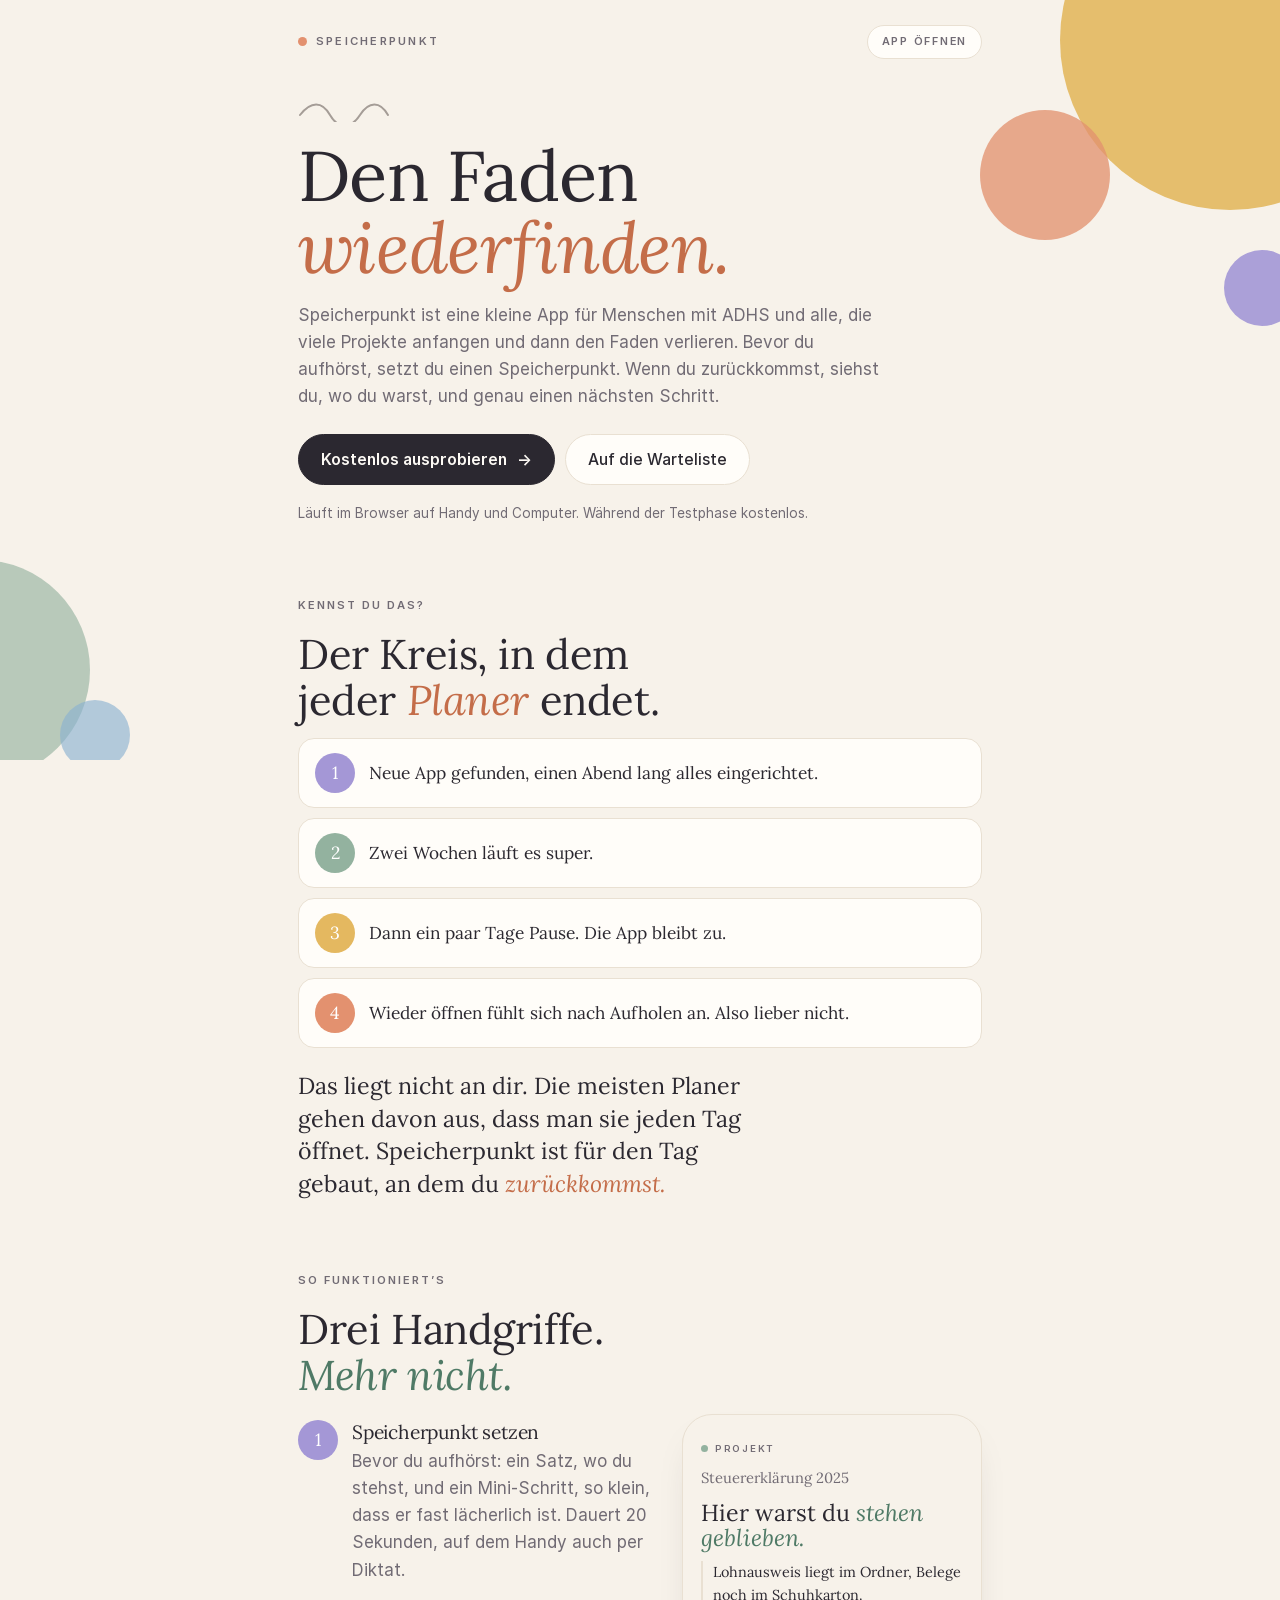
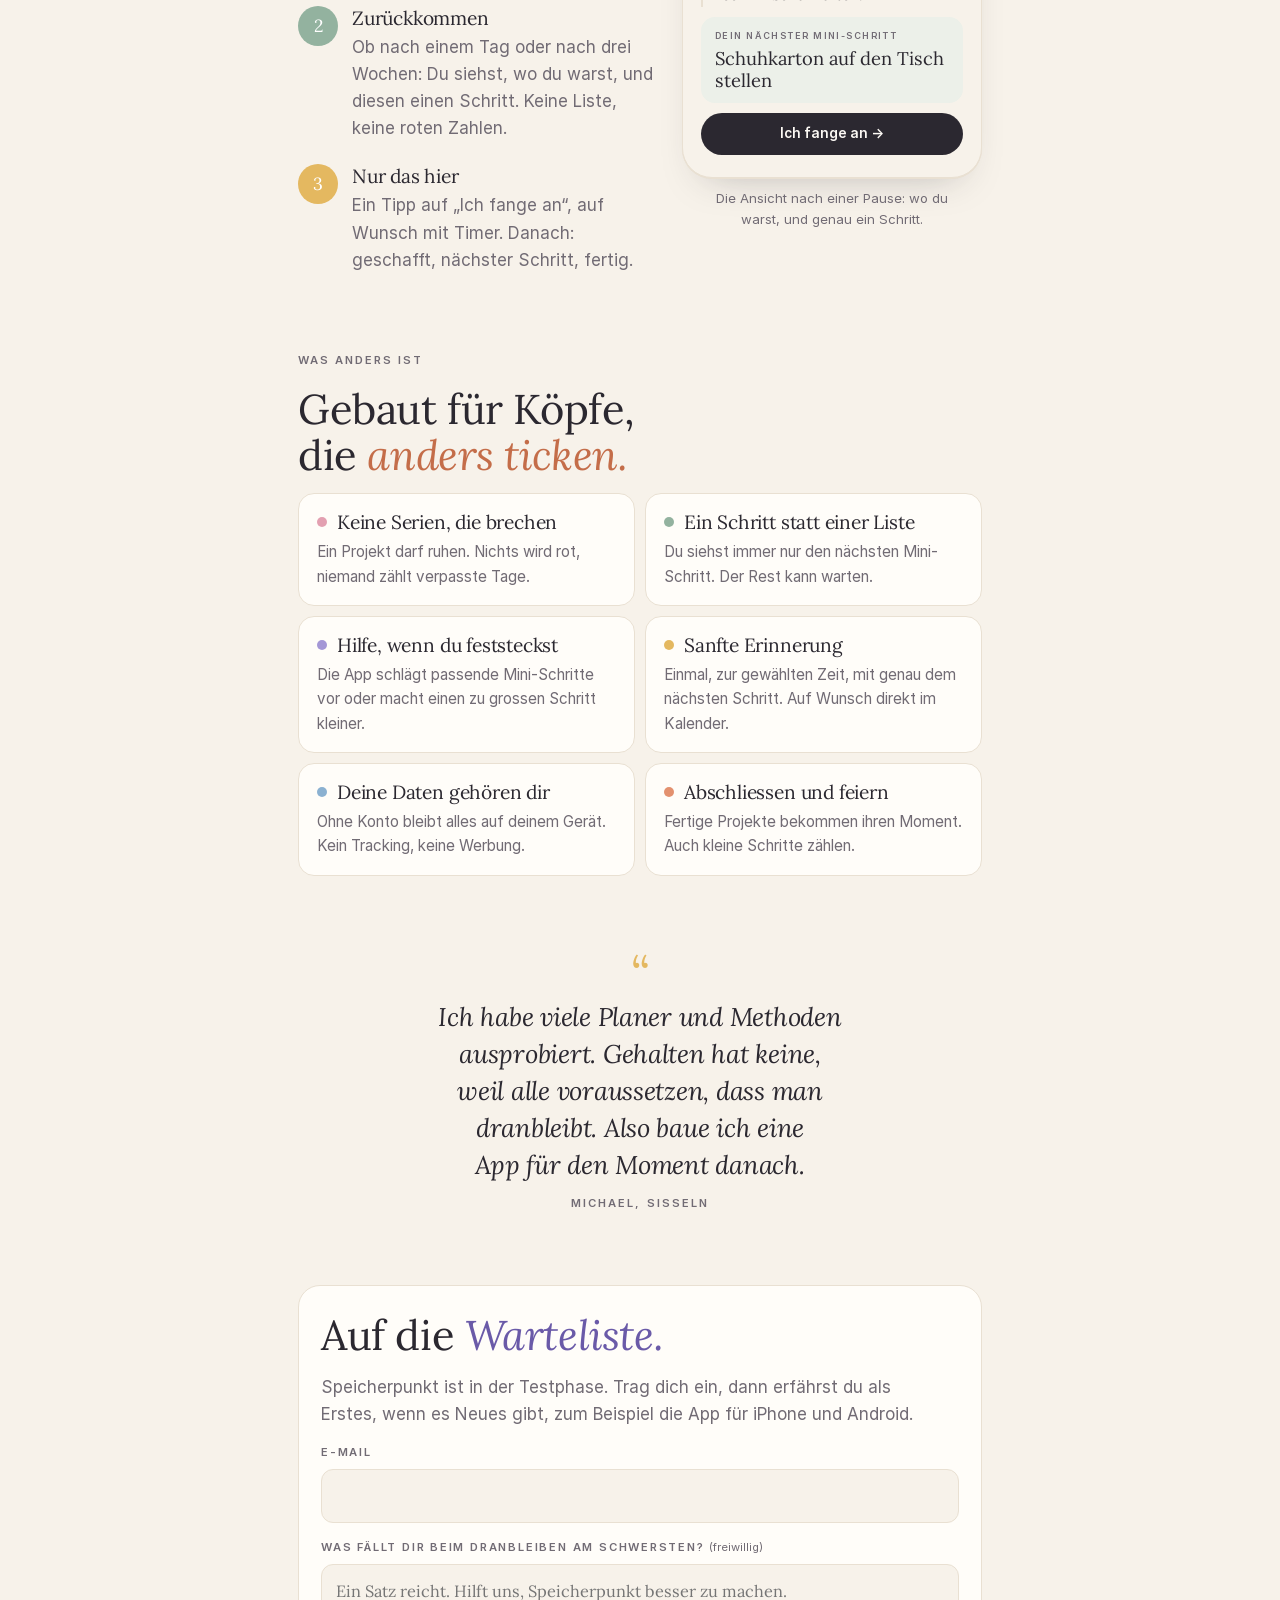
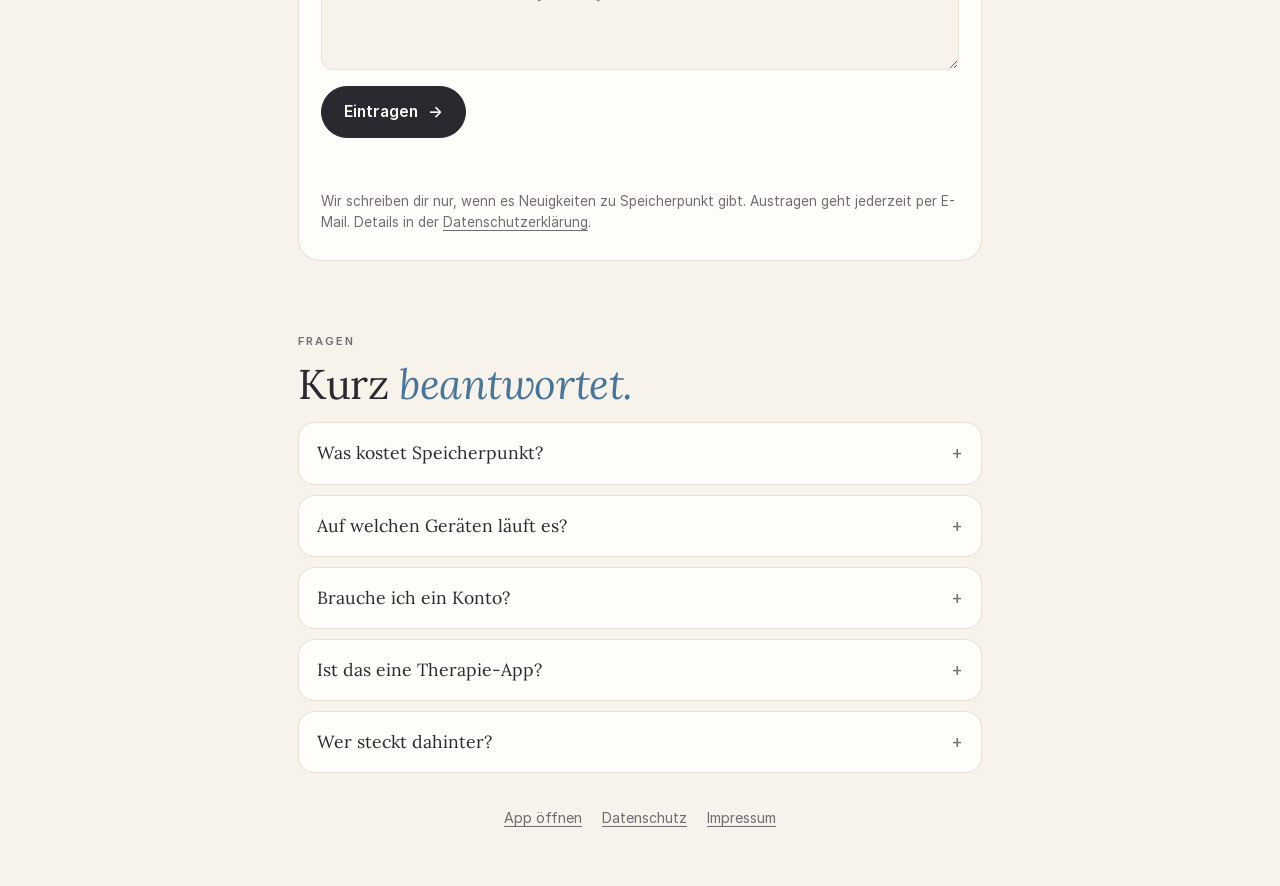
<file: willkommen/index.html>
<!doctype html>
<html lang="de">
<head>
<meta charset="utf-8">
<meta name="viewport" content="width=device-width, initial-scale=1, viewport-fit=cover">
<meta http-equiv="Content-Security-Policy" content="default-src 'self'; script-src 'self'; style-src 'self'; font-src 'self'; img-src 'self' data:; connect-src 'self' https://satqwruqmwgcflcggbul.supabase.co; base-uri 'self'; form-action 'self'; object-src 'none'">
<title>Speicherpunkt · Den Faden wiederfinden</title>
<meta name="description" content="Eine kleine App für Menschen mit ADHS und alle, die viele Projekte anfangen: Speicherpunkt setzen, zurückkommen, genau einen nächsten Schritt sehen.">
<link rel="canonical" href="https://speicherpunkt.zbinden.space/willkommen/">
<meta property="og:type" content="website">
<meta property="og:locale" content="de_CH">
<meta property="og:title" content="Speicherpunkt · Den Faden wiederfinden">
<meta property="og:description" content="Bevor du aufhörst, setzt du einen Speicherpunkt. Wenn du zurückkommst, siehst du, wo du warst, und genau einen nächsten Schritt.">
<meta property="og:url" content="https://speicherpunkt.zbinden.space/willkommen/">
<meta property="og:image" content="https://speicherpunkt.zbinden.space/icons/og.png">
<meta property="og:image:width" content="1200">
<meta property="og:image:height" content="630">
<meta name="twitter:card" content="summary_large_image">
<meta name="theme-color" content="#f7f2ea" media="(prefers-color-scheme: light)">
<meta name="theme-color" content="#1c1a20" media="(prefers-color-scheme: dark)">
<link rel="icon" href="../icons/favicon.svg" type="image/svg+xml">
<link rel="apple-touch-icon" href="../icons/apple-touch-icon.png">
<link rel="preload" href="../fonts/lora.woff2" as="font" type="font/woff2" crossorigin>
<link rel="stylesheet" href="../seiten.css">
<link rel="stylesheet" href="seite.css">
<script src="warteliste.js" defer></script>
</head>
<body class="t-terra">
<div class="blobs" aria-hidden="true"><span class="b1"></span><span class="b2"></span><span class="b3"></span><span class="b4"></span><span class="b5"></span></div>
<div class="wrap">
  <header class="top"><span class="eyebrow">Speicherpunkt</span><a class="pill" href="../">App öffnen</a></header>

  <main>
    <section class="hero" aria-labelledby="h-hero">
      <svg class="wave" viewBox="0 0 92 22" aria-hidden="true"><path d="M2 15c11-14 22-14 30 0s21 14 30 0 20-14 28 0" fill="none" stroke="currentColor" stroke-width="2" stroke-linecap="round"/></svg>
      <h1 id="h-hero">Den Faden <em>wiederfinden.</em></h1>
      <p class="sub">Speicherpunkt ist eine kleine App für Menschen mit ADHS und alle, die viele Projekte anfangen und dann den Faden verlieren. Bevor du aufhörst, setzt du einen Speicherpunkt. Wenn du zurückkommst, siehst du, wo du warst, und genau einen nächsten Schritt.</p>
      <div class="ctas"><a class="btn primary" href="../">Kostenlos ausprobieren <span aria-hidden="true">→</span></a><a class="btn" href="#warteliste">Auf die Warteliste</a></div>
      <p class="fine">Läuft im Browser auf Handy und Computer. Während der Testphase kostenlos.</p>
    </section>

    <section class="block" aria-labelledby="h-cycle">
      <span class="label">Kennst du das?</span>
      <h2 id="h-cycle">Der Kreis, in dem jeder <em>Planer</em> endet.</h2>
      <ol class="cycle">
        <li><span class="num c-lav">1</span><p>Neue App gefunden, einen Abend lang alles eingerichtet.</p></li>
        <li><span class="num c-sage">2</span><p>Zwei Wochen läuft es super.</p></li>
        <li><span class="num c-mus">3</span><p>Dann ein paar Tage Pause. Die App bleibt zu.</p></li>
        <li><span class="num c-coral">4</span><p>Wieder öffnen fühlt sich nach Aufholen an. Also lieber nicht.</p></li>
      </ol>
      <p class="punch">Das liegt nicht an dir. Die meisten Planer gehen davon aus, dass man sie jeden Tag öffnet. Speicherpunkt ist für den Tag gebaut, an dem du <em>zurückkommst.</em></p>
    </section>

    <section class="block how" aria-labelledby="h-how">
      <span class="label">So funktioniert’s</span>
      <h2 id="h-how">Drei Handgriffe. <em>Mehr nicht.</em></h2>
      <div class="how-grid">
        <ol class="steps">
          <li><span class="num c-lav">1</span><div><h3>Speicherpunkt setzen</h3><p>Bevor du aufhörst: ein Satz, wo du stehst, und ein Mini-Schritt, so klein, dass er fast lächerlich ist. Dauert 20 Sekunden, auf dem Handy auch per Diktat.</p></div></li>
          <li><span class="num c-sage">2</span><div><h3>Zurückkommen</h3><p>Ob nach einem Tag oder nach drei Wochen: Du siehst, wo du warst, und diesen einen Schritt. Keine Liste, keine roten Zahlen.</p></div></li>
          <li><span class="num c-mus">3</span><div><h3>Nur das hier</h3><p>Ein Tipp auf „Ich fange an“, auf Wunsch mit Timer. Danach: geschafft, nächster Schritt, fertig.</p></div></li>
        </ol>
        <figure class="preview" aria-label="So sieht ein Speicherpunkt in der App aus">
          <div class="phone" aria-hidden="true">
            <span class="p-eyebrow">Projekt</span>
            <p class="p-proj">Steuererklärung 2025</p>
            <p class="p-title">Hier warst du <em>stehen geblieben.</em></p>
            <p class="p-where">Lohnausweis liegt im Ordner, Belege noch im Schuhkarton.</p>
            <div class="p-step"><span class="p-lbl">Dein nächster Mini-Schritt</span><p>Schuhkarton auf den Tisch stellen</p></div>
            <span class="p-btn">Ich fange an →</span>
          </div>
          <figcaption>Die Ansicht nach einer Pause: wo du warst, und genau ein Schritt.</figcaption>
        </figure>
      </div>
    </section>

    <section class="block" aria-labelledby="h-diff">
      <span class="label">Was anders ist</span>
      <h2 id="h-diff">Gebaut für Köpfe, die <em>anders ticken.</em></h2>
      <ul class="diff">
        <li class="c-rose"><h3>Keine Serien, die brechen</h3><p>Ein Projekt darf ruhen. Nichts wird rot, niemand zählt verpasste Tage.</p></li>
        <li class="c-sage"><h3>Ein Schritt statt einer Liste</h3><p>Du siehst immer nur den nächsten Mini-Schritt. Der Rest kann warten.</p></li>
        <li class="c-lav"><h3>Hilfe, wenn du feststeckst</h3><p>Die App schlägt passende Mini-Schritte vor oder macht einen zu grossen Schritt kleiner.</p></li>
        <li class="c-mus"><h3>Sanfte Erinnerung</h3><p>Einmal, zur gewählten Zeit, mit genau dem nächsten Schritt. Auf Wunsch direkt im Kalender.</p></li>
        <li class="c-sky"><h3>Deine Daten gehören dir</h3><p>Ohne Konto bleibt alles auf deinem Gerät. Kein Tracking, keine Werbung.</p></li>
        <li class="c-coral"><h3>Abschliessen und feiern</h3><p>Fertige Projekte bekommen ihren Moment. Auch kleine Schritte zählen.</p></li>
      </ul>
    </section>

    <section class="block maker" aria-labelledby="h-maker">
      <span class="quote-mark" aria-hidden="true">“</span>
      <h2 id="h-maker" class="maker-text">Ich habe viele Planer und Methoden ausprobiert. Gehalten hat keine, weil alle voraussetzen, dass man dranbleibt. Also baue ich eine App für den Moment danach.</h2>
      <p class="label">Michael, Sisseln</p>
    </section>

    <section class="block waitlist" id="warteliste" aria-labelledby="h-wl">
      <h2 id="h-wl">Auf die <em>Warteliste.</em></h2>
      <p class="sub">Speicherpunkt ist in der Testphase. Trag dich ein, dann erfährst du als Erstes, wenn es Neues gibt, zum Beispiel die App für iPhone und Android.</p>
      <form id="wl-form" class="wl" novalidate>
        <div class="field"><label for="wl-email">E-Mail</label><input type="email" id="wl-email" name="email" autocomplete="email" inputmode="email" autocapitalize="off" spellcheck="false" maxlength="254" required></div>
        <div class="field"><label for="wl-note">Was fällt dir beim Dranbleiben am schwersten? <span class="opt">(freiwillig)</span></label><textarea id="wl-note" name="note" maxlength="1000" rows="3" placeholder="Ein Satz reicht. Hilft uns, Speicherpunkt besser zu machen."></textarea></div>
        <div class="hp" aria-hidden="true"><label for="wl-website">Webseite</label><input type="text" id="wl-website" name="website" tabindex="-1" autocomplete="off"></div>
        <div class="wl-row"><button class="btn primary" type="submit" id="wl-submit">Eintragen <span aria-hidden="true">→</span></button></div>
        <p class="wl-status" id="wl-status" role="status" aria-live="polite"></p>
        <p class="fine">Wir schreiben dir nur, wenn es Neuigkeiten zu Speicherpunkt gibt. Austragen geht jederzeit per E-Mail. Details in der <a href="../datenschutz.html">Datenschutzerklärung</a>.</p>
      </form>
    </section>

    <section class="block faq" aria-labelledby="h-faq">
      <span class="label">Fragen</span>
      <h2 id="h-faq">Kurz <em>beantwortet.</em></h2>
      <details><summary>Was kostet Speicherpunkt?</summary><p>Während der Testphase nichts. Wer auf der Warteliste ist, erfährt als Erstes, wie es danach weitergeht.</p></details>
      <details><summary>Auf welchen Geräten läuft es?</summary><p>Im Browser auf iPhone, Android und Computer. Du kannst Speicherpunkt wie eine App auf den Home-Bildschirm legen, dann startet es auch ohne Internet.</p></details>
      <details><summary>Brauche ich ein Konto?</summary><p>Nein. Ohne Konto bleiben deine Projekte auf deinem Gerät. Mit Konto erscheinen sie auf allen deinen Geräten, und nur du siehst sie.</p></details>
      <details><summary>Ist das eine Therapie-App?</summary><p>Nein. Speicherpunkt ist ein Werkzeug zum Dranbleiben und kein Medizinprodukt. Es ersetzt keine Abklärung und keine Behandlung.</p></details>
      <details><summary>Wer steckt dahinter?</summary><p>Ein kleines, unabhängiges Projekt aus dem Kanton Aargau. Mehr im <a href="../impressum.html">Impressum</a>.</p></details>
    </section>
  </main>

  <footer class="foot"><a href="../">App öffnen</a><a href="../datenschutz.html">Datenschutz</a><a href="../impressum.html">Impressum</a></footer>
</div>
</body>
</html>
</file>
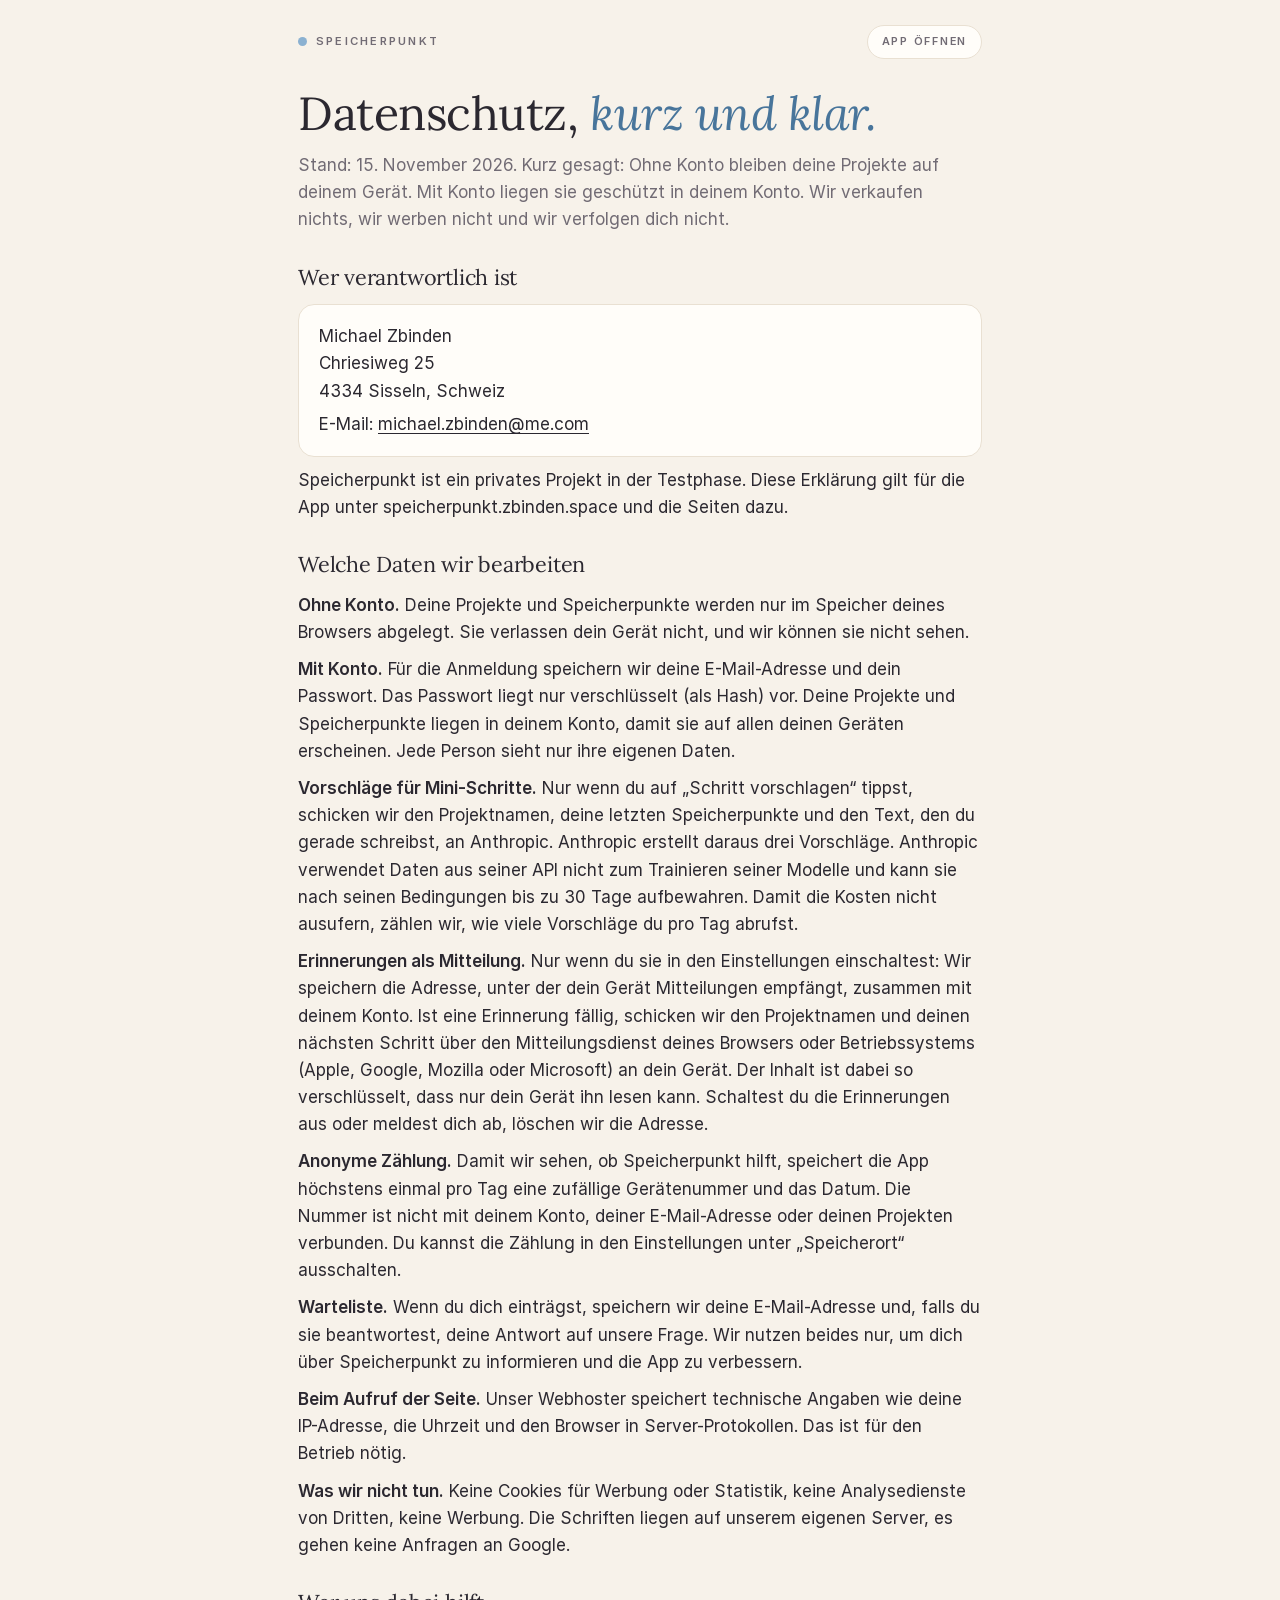
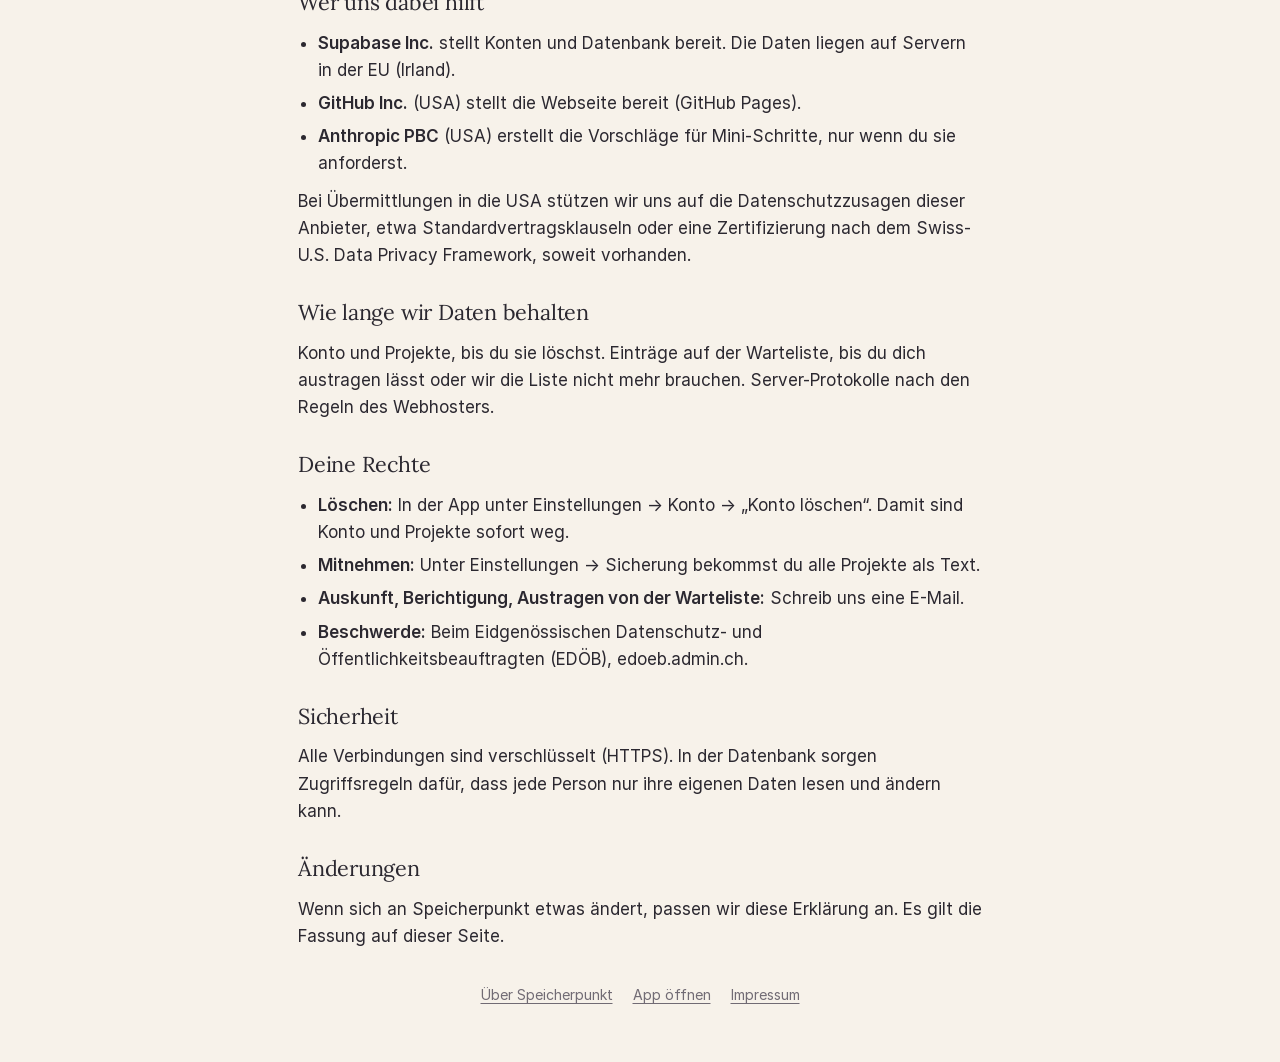
<file: datenschutz.html>
<!doctype html>
<html lang="de">
<head>
<meta charset="utf-8">
<meta name="viewport" content="width=device-width, initial-scale=1, viewport-fit=cover">
<meta http-equiv="Content-Security-Policy" content="default-src 'self'; style-src 'self'; font-src 'self'; img-src 'self' data:; script-src 'none'; base-uri 'self'; form-action 'none'; object-src 'none'">
<title>Datenschutz · Speicherpunkt</title>
<meta name="description" content="Wie Speicherpunkt mit deinen Daten umgeht.">
<link rel="icon" href="icons/favicon.svg" type="image/svg+xml">
<link rel="stylesheet" href="seiten.css">
</head>
<body class="t-sky">
<div class="wrap">
  <header class="top"><a class="eyebrow" href="willkommen/">Speicherpunkt</a><a class="pill" href="./">App öffnen</a></header>
  <main class="doc">
    <div class="head">
      <h1>Datenschutz, <em>kurz und klar.</em></h1>
      <p class="lead">Stand: 15. November 2026. Kurz gesagt: Ohne Konto bleiben deine Projekte auf deinem Gerät. Mit Konto liegen sie geschützt in deinem Konto. Wir verkaufen nichts, wir werben nicht und wir verfolgen dich nicht.</p>
    </div>

    <section>
      <h2>Wer verantwortlich ist</h2>
      <div class="card">
        <p>Michael Zbinden<br>Chriesiweg 25<br>4334 Sisseln, Schweiz</p>
        <p>E-Mail: <a href="mailto:michael.zbinden@me.com">michael.zbinden@me.com</a></p>
      </div>
      <p>Speicherpunkt ist ein privates Projekt in der Testphase. Diese Erklärung gilt für die App unter speicherpunkt.zbinden.space und die Seiten dazu.</p>
    </section>

    <section>
      <h2>Welche Daten wir bearbeiten</h2>
      <p><strong>Ohne Konto.</strong> Deine Projekte und Speicherpunkte werden nur im Speicher deines Browsers abgelegt. Sie verlassen dein Gerät nicht, und wir können sie nicht sehen.</p>
      <p><strong>Mit Konto.</strong> Für die Anmeldung speichern wir deine E-Mail-Adresse und dein Passwort. Das Passwort liegt nur verschlüsselt (als Hash) vor. Deine Projekte und Speicherpunkte liegen in deinem Konto, damit sie auf allen deinen Geräten erscheinen. Jede Person sieht nur ihre eigenen Daten.</p>
      <p><strong>Vorschläge für Mini-Schritte.</strong> Nur wenn du auf „Schritt vorschlagen“ tippst, schicken wir den Projektnamen, deine letzten Speicherpunkte und den Text, den du gerade schreibst, an Anthropic. Anthropic erstellt daraus drei Vorschläge. Anthropic verwendet Daten aus seiner API nicht zum Trainieren seiner Modelle und kann sie nach seinen Bedingungen bis zu 30 Tage aufbewahren. Damit die Kosten nicht ausufern, zählen wir, wie viele Vorschläge du pro Tag abrufst.</p>
      <p><strong>Erinnerungen als Mitteilung.</strong> Nur wenn du sie in den Einstellungen einschaltest: Wir speichern die Adresse, unter der dein Gerät Mitteilungen empfängt, zusammen mit deinem Konto. Ist eine Erinnerung fällig, schicken wir den Projektnamen und deinen nächsten Schritt über den Mitteilungsdienst deines Browsers oder Betriebssystems (Apple, Google, Mozilla oder Microsoft) an dein Gerät. Der Inhalt ist dabei so verschlüsselt, dass nur dein Gerät ihn lesen kann. Schaltest du die Erinnerungen aus oder meldest dich ab, löschen wir die Adresse.</p>
      <p><strong>Anonyme Zählung.</strong> Damit wir sehen, ob Speicherpunkt hilft, speichert die App höchstens einmal pro Tag eine zufällige Gerätenummer und das Datum. Die Nummer ist nicht mit deinem Konto, deiner E-Mail-Adresse oder deinen Projekten verbunden. Du kannst die Zählung in den Einstellungen unter „Speicherort“ ausschalten.</p>
      <p><strong>Warteliste.</strong> Wenn du dich einträgst, speichern wir deine E-Mail-Adresse und, falls du sie beantwortest, deine Antwort auf unsere Frage. Wir nutzen beides nur, um dich über Speicherpunkt zu informieren und die App zu verbessern.</p>
      <p><strong>Beim Aufruf der Seite.</strong> Unser Webhoster speichert technische Angaben wie deine IP-Adresse, die Uhrzeit und den Browser in Server-Protokollen. Das ist für den Betrieb nötig.</p>
      <p><strong>Was wir nicht tun.</strong> Keine Cookies für Werbung oder Statistik, keine Analysedienste von Dritten, keine Werbung. Die Schriften liegen auf unserem eigenen Server, es gehen keine Anfragen an Google.</p>
    </section>

    <section>
      <h2>Wer uns dabei hilft</h2>
      <ul>
        <li><strong>Supabase Inc.</strong> stellt Konten und Datenbank bereit. Die Daten liegen auf Servern in der EU (Irland).</li>
        <li><strong>GitHub Inc.</strong> (USA) stellt die Webseite bereit (GitHub Pages).</li>
        <li><strong>Anthropic PBC</strong> (USA) erstellt die Vorschläge für Mini-Schritte, nur wenn du sie anforderst.</li>
      </ul>
      <p>Bei Übermittlungen in die USA stützen wir uns auf die Datenschutzzusagen dieser Anbieter, etwa Standardvertragsklauseln oder eine Zertifizierung nach dem Swiss-U.S. Data Privacy Framework, soweit vorhanden.</p>
    </section>

    <section>
      <h2>Wie lange wir Daten behalten</h2>
      <p>Konto und Projekte, bis du sie löschst. Einträge auf der Warteliste, bis du dich austragen lässt oder wir die Liste nicht mehr brauchen. Server-Protokolle nach den Regeln des Webhosters.</p>
    </section>

    <section>
      <h2>Deine Rechte</h2>
      <ul>
        <li><strong>Löschen:</strong> In der App unter Einstellungen → Konto → „Konto löschen“. Damit sind Konto und Projekte sofort weg.</li>
        <li><strong>Mitnehmen:</strong> Unter Einstellungen → Sicherung bekommst du alle Projekte als Text.</li>
        <li><strong>Auskunft, Berichtigung, Austragen von der Warteliste:</strong> Schreib uns eine E-Mail.</li>
        <li><strong>Beschwerde:</strong> Beim Eidgenössischen Datenschutz- und Öffentlichkeitsbeauftragten (EDÖB), edoeb.admin.ch.</li>
      </ul>
    </section>

    <section>
      <h2>Sicherheit</h2>
      <p>Alle Verbindungen sind verschlüsselt (HTTPS). In der Datenbank sorgen Zugriffsregeln dafür, dass jede Person nur ihre eigenen Daten lesen und ändern kann.</p>
    </section>

    <section>
      <h2>Änderungen</h2>
      <p>Wenn sich an Speicherpunkt etwas ändert, passen wir diese Erklärung an. Es gilt die Fassung auf dieser Seite.</p>
    </section>
  </main>
  <footer class="foot"><a href="willkommen/">Über Speicherpunkt</a><a href="./">App öffnen</a><a href="impressum.html">Impressum</a></footer>
</div>
</body>
</html>
</file>
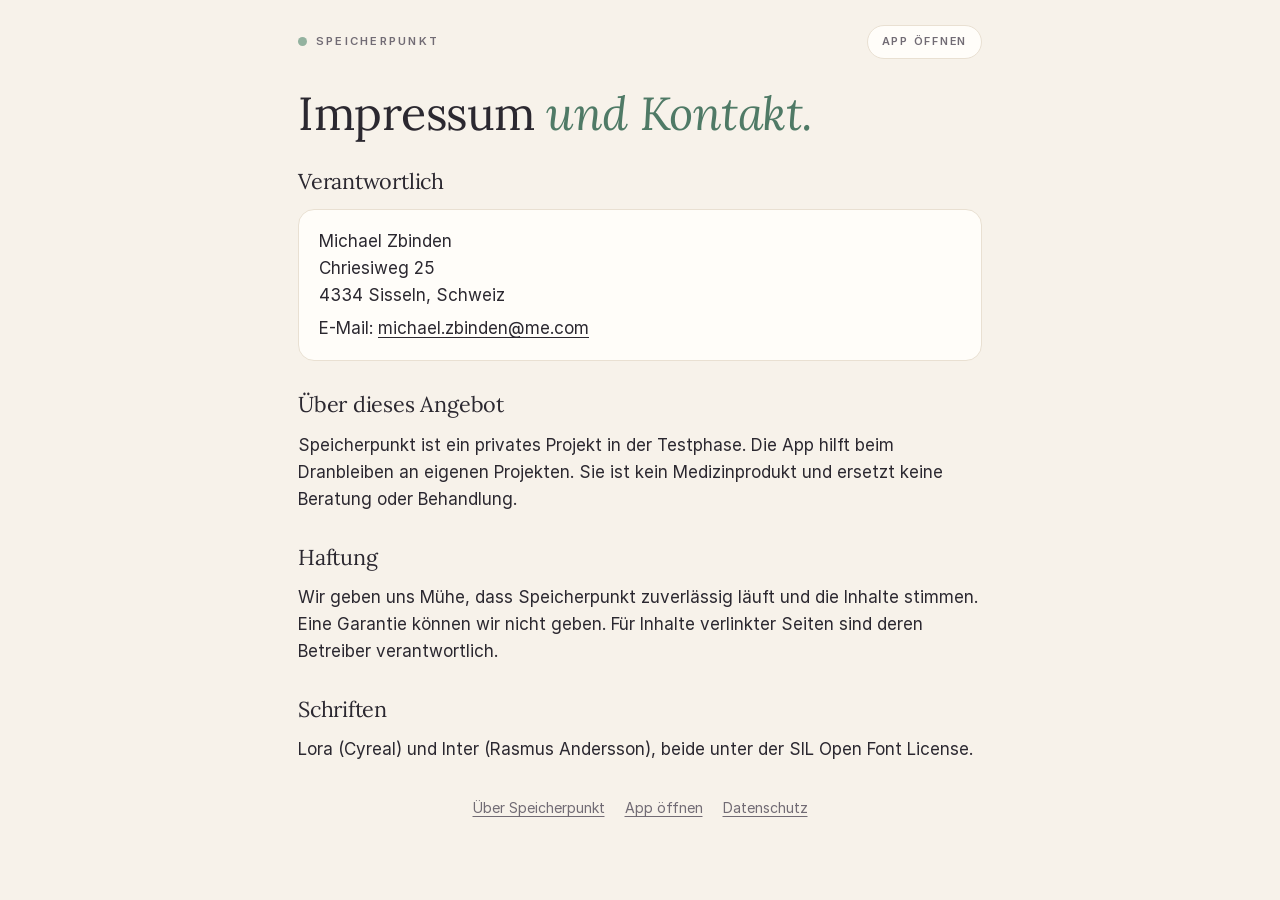
<file: impressum.html>
<!doctype html>
<html lang="de">
<head>
<meta charset="utf-8">
<meta name="viewport" content="width=device-width, initial-scale=1, viewport-fit=cover">
<meta http-equiv="Content-Security-Policy" content="default-src 'self'; style-src 'self'; font-src 'self'; img-src 'self' data:; script-src 'none'; base-uri 'self'; form-action 'none'; object-src 'none'">
<title>Impressum · Speicherpunkt</title>
<meta name="description" content="Wer hinter Speicherpunkt steht.">
<link rel="icon" href="icons/favicon.svg" type="image/svg+xml">
<link rel="stylesheet" href="seiten.css">
</head>
<body class="t-sage">
<div class="wrap">
  <header class="top"><a class="eyebrow" href="willkommen/">Speicherpunkt</a><a class="pill" href="./">App öffnen</a></header>
  <main class="doc">
    <h1>Impressum <em>und Kontakt.</em></h1>
    <section>
      <h2>Verantwortlich</h2>
      <div class="card">
        <p>Michael Zbinden<br>Chriesiweg 25<br>4334 Sisseln, Schweiz</p>
        <p>E-Mail: <a href="mailto:michael.zbinden@me.com">michael.zbinden@me.com</a></p>
      </div>
    </section>
    <section>
      <h2>Über dieses Angebot</h2>
      <p>Speicherpunkt ist ein privates Projekt in der Testphase. Die App hilft beim Dranbleiben an eigenen Projekten. Sie ist kein Medizinprodukt und ersetzt keine Beratung oder Behandlung.</p>
    </section>
    <section>
      <h2>Haftung</h2>
      <p>Wir geben uns Mühe, dass Speicherpunkt zuverlässig läuft und die Inhalte stimmen. Eine Garantie können wir nicht geben. Für Inhalte verlinkter Seiten sind deren Betreiber verantwortlich.</p>
    </section>
    <section>
      <h2>Schriften</h2>
      <p>Lora (Cyreal) und Inter (Rasmus Andersson), beide unter der SIL Open Font License.</p>
    </section>
  </main>
  <footer class="foot"><a href="willkommen/">Über Speicherpunkt</a><a href="./">App öffnen</a><a href="datenschutz.html">Datenschutz</a></footer>
</div>
</body>
</html>
</file>
<file: seiten.css>
/* Gemeinsames Aussehen für Landingpage, Datenschutz und Impressum (gleiche Farben und Schriften wie die App). */
@font-face { font-family: "Lora"; src: url("fonts/lora.woff2") format("woff2"); font-weight: 400 700; font-style: normal; font-display: swap; }
@font-face { font-family: "Lora"; src: url("fonts/lora-italic.woff2") format("woff2"); font-weight: 400 700; font-style: italic; font-display: swap; }
@font-face { font-family: "Inter"; src: url("fonts/inter-400.woff2") format("woff2"); font-weight: 400; font-style: normal; font-display: swap; }
@font-face { font-family: "Inter"; src: url("fonts/inter-500.woff2") format("woff2"); font-weight: 500; font-style: normal; font-display: swap; }
@font-face { font-family: "Inter"; src: url("fonts/inter-600.woff2") format("woff2"); font-weight: 600 700; font-style: normal; font-display: swap; }

:root {
  padding-top: env(safe-area-inset-top, 0px); padding-bottom: env(safe-area-inset-bottom, 0px); color-scheme: light;
  --paper: #f7f2ea; --card: #fffdf9; --sunk: #f1ebe1; --line: #e9e0d2; --ink: #2b2830; --muted: #716b74; --faint: #a59d97;
  --terra: #c46d49; --mustard: #e4b860; --coral: #e3916f; --lavender: #a497d6; --sage: #93b29f; --teal: #6fa39b; --sky: #8bb1d1; --rose: #e3a0b1;
  --sage-ink: #4f7a66; --lav-ink: #6a5aa8; --mustard-ink: #9a7320; --rose-ink: #b0607a; --sky-ink: #48759b;
  --cta: #2b2830; --on-cta: #fdfaf5; --todo: #ffe08a; --blob-a: .9;
  --font-serif: "Lora", "Iowan Old Style", "Charter", Georgia, "Times New Roman", serif;
  --font-sans: "Inter", -apple-system, BlinkMacSystemFont, "Segoe UI", Roboto, Arial, sans-serif;
  --r: 16px;
}
@media (prefers-color-scheme: dark) { :root:not([data-theme="light"]) {
  --paper: #1c1a20; --card: #25222a; --sunk: #2c2932; --line: #39343f; --ink: #f0eae2; --muted: #aaa2a9; --faint: #7f7880;
  --terra: #e79a77; --mustard: #e9c374; --coral: #e79d7e; --lavender: #b3a7e2; --sage: #9fbfab; --teal: #84b5ad; --sky: #9bbfdc; --rose: #e9aebd;
  --sage-ink: #a7c9b5; --lav-ink: #c2b7ee; --mustard-ink: #ecc77a; --rose-ink: #efb4c3; --sky-ink: #a9c9e6;
  --cta: #f0eae2; --on-cta: #1c1a20; --todo: #6b5410; --blob-a: .42; color-scheme: dark } }
:root[data-theme="dark"] {
  --paper: #1c1a20; --card: #25222a; --sunk: #2c2932; --line: #39343f; --ink: #f0eae2; --muted: #aaa2a9; --faint: #7f7880;
  --terra: #e79a77; --mustard: #e9c374; --coral: #e79d7e; --lavender: #b3a7e2; --sage: #9fbfab; --teal: #84b5ad; --sky: #9bbfdc; --rose: #e9aebd;
  --sage-ink: #a7c9b5; --lav-ink: #c2b7ee; --mustard-ink: #ecc77a; --rose-ink: #efb4c3; --sky-ink: #a9c9e6;
  --cta: #f0eae2; --on-cta: #1c1a20; --todo: #6b5410; --blob-a: .42; color-scheme: dark }

*, *::before, *::after { box-sizing: border-box; }
html { -webkit-text-size-adjust: 100%; scroll-behavior: smooth; }
@media (prefers-reduced-motion: reduce) { html { scroll-behavior: auto; } }
body { margin: 0; background: var(--paper); color: var(--ink); font-family: var(--font-sans); font-size: 17px; line-height: 1.6; -webkit-font-smoothing: antialiased; overflow-x: hidden; position: relative; }
p { margin: 0; }
h1, h2, h3 { margin: 0; font-family: var(--font-serif); font-weight: 400; letter-spacing: -.01em; text-wrap: balance; }
em { font-style: italic; color: var(--accent, var(--terra)); }
a { color: inherit; text-underline-offset: 3px; }
a:focus-visible, button:focus-visible, input:focus-visible, textarea:focus-visible, summary:focus-visible { outline: 3px solid var(--mustard); outline-offset: 2px; }
.t-sky { --accent: var(--sky-ink); --dot: var(--sky); }
.t-sage { --accent: var(--sage-ink); --dot: var(--sage); }
.t-terra { --accent: var(--terra); --dot: var(--coral); }
mark.todo { background: var(--todo); color: var(--ink); padding: 0 4px; border-radius: 4px; font-weight: 600; }

.wrap { position: relative; z-index: 1; max-width: 720px; margin: 0 auto; padding-left: max(18px, env(safe-area-inset-left, 0px)); padding-right: max(18px, env(safe-area-inset-right, 0px)); padding-block: 22px 56px; }
header.top { display: flex; align-items: center; justify-content: space-between; gap: 12px; min-height: 40px; }
.eyebrow { display: inline-flex; align-items: center; gap: 9px; font-weight: 600; font-size: .7rem; letter-spacing: .2em; text-transform: uppercase; color: var(--muted); text-decoration: none; }
.eyebrow::before { content: ""; width: 9px; height: 9px; border-radius: 50%; background: var(--dot, var(--coral)); flex: none; }
.label { font-weight: 600; font-size: .7rem; letter-spacing: .18em; text-transform: uppercase; color: var(--muted); }
.pill { display: inline-flex; align-items: center; gap: 6px; min-height: 34px; padding: 6px 14px; border: 1px solid var(--line); border-radius: 999px; background: var(--card); color: var(--muted); font-size: .68rem; font-weight: 600; letter-spacing: .16em; text-transform: uppercase; text-decoration: none; }
.btn { display: inline-flex; align-items: center; justify-content: center; gap: 10px; min-height: 48px; padding: 12px 22px; border-radius: 999px; border: 1px solid var(--line); background: var(--card); color: var(--ink); font: inherit; font-size: .98rem; font-weight: 500; text-decoration: none; cursor: pointer; }
.btn.primary { background: var(--cta); color: var(--on-cta); border-color: var(--cta); font-weight: 600; }
.btn:disabled { opacity: .5; cursor: default; }

/* Rechtstexte */
.doc { display: flex; flex-direction: column; gap: 26px; padding-top: 26px; }
.doc h1 { font-size: clamp(2.1rem, 9vw, 2.9rem); line-height: 1.08; }
.doc .lead { color: var(--muted); }
.doc .head { display: flex; flex-direction: column; gap: 14px; }
.doc section { display: flex; flex-direction: column; gap: 10px; }
.doc h2 { font-size: 1.35rem; }
.doc ul { margin: 0; padding-left: 1.2em; display: flex; flex-direction: column; gap: 6px; }
.doc .card { background: var(--card); border: 1px solid var(--line); border-radius: var(--r); padding: 18px 20px; display: flex; flex-direction: column; gap: 6px; }
.doc p, .doc li { max-width: 68ch; overflow-wrap: break-word; }
footer.foot { display: flex; flex-wrap: wrap; justify-content: center; gap: 6px 20px; padding-top: 34px; font-size: .88rem; color: var(--muted); }
footer.foot a { color: var(--muted); }
</file>
<file: willkommen/seite.css>
/* Landingpage: gleiche Welt wie der Papier-Planer. Eine Farbe pro Abschnitt, Lora mit farbigen Kursivwörtern. */
main { display: flex; flex-direction: column; gap: 72px; }

/* dekorative Kreise wie auf der Titelseite des Planers */
.blobs { position: absolute; top: 0; left: 0; right: 0; height: 760px; z-index: 0; pointer-events: none; overflow: hidden; }
.blobs span { position: absolute; border-radius: 50%; opacity: var(--blob-a); }
.blobs .b1 { width: 340px; height: 340px; right: -120px; top: -130px; background: var(--mustard); }
.blobs .b2 { width: 130px; height: 130px; right: 170px; top: 110px; background: var(--coral); opacity: calc(var(--blob-a) * .85); }
.blobs .b3 { width: 76px; height: 76px; right: -20px; top: 250px; background: var(--lavender); }
.blobs .b4 { width: 220px; height: 220px; left: -130px; top: 560px; background: var(--sage); opacity: calc(var(--blob-a) * .7); }
.blobs .b5 { width: 70px; height: 70px; left: 60px; top: 700px; background: var(--sky); opacity: calc(var(--blob-a) * .7); }
@media (max-width: 560px) {
  .blobs .b1 { width: 200px; height: 200px; right: -100px; top: -100px; }
  .blobs .b2 { width: 66px; height: 66px; right: 74px; top: 70px; }
  .blobs .b3 { width: 44px; height: 44px; right: -16px; top: 128px; }
  .blobs .b4, .blobs .b5 { display: none; }
}

.hero { display: flex; flex-direction: column; gap: 18px; padding-top: 38px; }
.wave { display: block; width: 92px; height: 22px; color: var(--faint); }
.hero h1 { font-size: clamp(2.6rem, 11vw, 4.4rem); line-height: 1.02; max-width: 12ch; }
.sub { color: var(--muted); max-width: 54ch; }
.ctas { display: flex; flex-wrap: wrap; gap: 10px; padding-top: 6px; }
.fine { font-size: .84rem; color: var(--muted); }
.fine a { color: var(--muted); }

.block { display: flex; flex-direction: column; gap: 16px; }
.block h2 { font-size: clamp(1.8rem, 7.5vw, 2.6rem); line-height: 1.1; max-width: 18ch; }
.block h3 { font-size: 1.2rem; line-height: 1.25; }

.num { width: 40px; height: 40px; border-radius: 50%; display: grid; place-items: center; color: #fff; font-family: var(--font-serif); font-size: 1.1rem; flex: none; }
.c-lav.num { background: var(--lavender); } .c-sage.num { background: var(--sage); } .c-mus.num { background: var(--mustard); } .c-coral.num { background: var(--coral); }

ol.cycle, ol.steps { list-style: none; margin: 0; padding: 0; display: flex; flex-direction: column; gap: 10px; }
ol.cycle li { display: flex; gap: 14px; align-items: center; background: var(--card); border: 1px solid var(--line); border-radius: var(--r); padding: 14px 16px; }
ol.cycle li p { font-family: var(--font-serif); font-size: 1.08rem; line-height: 1.35; }
.punch { font-family: var(--font-serif); font-size: clamp(1.2rem, 4.8vw, 1.45rem); line-height: 1.4; max-width: 34ch; padding-top: 6px; }

.how { --accent: var(--sage-ink); }
.how-grid { display: grid; gap: 28px; align-items: start; }
@media (min-width: 700px) { .how-grid { grid-template-columns: 1fr 300px; } }
ol.steps li { display: grid; grid-template-columns: auto 1fr; gap: 14px; align-items: start; padding: 6px 0; }
ol.steps li p { color: var(--muted); margin-top: 4px; }

.preview { margin: 0; display: flex; flex-direction: column; gap: 10px; align-items: center; }
.phone { width: 100%; max-width: 300px; background: var(--paper); border: 1px solid var(--line); border-radius: 30px; padding: 26px 18px 22px; display: flex; flex-direction: column; gap: 10px; box-shadow: 0 1px 0 var(--line), 0 18px 40px -24px rgba(43, 40, 48, .35); }
.p-eyebrow { display: inline-flex; align-items: center; gap: 7px; font-size: .6rem; font-weight: 600; letter-spacing: .18em; text-transform: uppercase; color: var(--muted); }
.p-eyebrow::before { content: ""; width: 7px; height: 7px; border-radius: 50%; background: var(--sage); }
.p-proj { font-family: var(--font-serif); color: var(--muted); font-size: .92rem; }
.p-title { font-family: var(--font-serif); font-size: 1.45rem; line-height: 1.1; }
.p-title em { color: var(--sage-ink); }
.p-where { font-family: var(--font-serif); font-size: .9rem; border-left: 2px solid var(--line); padding-left: 10px; }
.p-step { background: color-mix(in srgb, var(--sage) 18%, var(--card)); border-radius: 14px; padding: 12px 14px; display: flex; flex-direction: column; gap: 4px; }
.p-lbl { font-size: .56rem; font-weight: 600; letter-spacing: .16em; text-transform: uppercase; color: var(--muted); }
.p-step p { font-family: var(--font-serif); font-size: 1.15rem; line-height: 1.2; }
.p-btn { display: block; text-align: center; background: var(--cta); color: var(--on-cta); border-radius: 999px; padding: 10px; font-size: .85rem; font-weight: 600; }
.preview figcaption { font-size: .82rem; color: var(--muted); text-align: center; max-width: 30ch; }

ul.diff { list-style: none; margin: 0; padding: 0; display: grid; gap: 10px; }
@media (min-width: 640px) { ul.diff { grid-template-columns: 1fr 1fr; } }
ul.diff li { --c: var(--sage); background: var(--card); border: 1px solid var(--line); border-radius: var(--r); padding: 16px 18px; display: flex; flex-direction: column; gap: 6px; }
ul.diff li h3 { display: flex; align-items: center; gap: 10px; }
ul.diff li h3::before { content: ""; width: 10px; height: 10px; border-radius: 50%; background: var(--c); flex: none; }
ul.diff li p { color: var(--muted); font-size: .95rem; }
ul.diff .c-rose { --c: var(--rose); } ul.diff .c-sage { --c: var(--sage); } ul.diff .c-lav { --c: var(--lavender); }
ul.diff .c-mus { --c: var(--mustard); } ul.diff .c-sky { --c: var(--sky); } ul.diff .c-coral { --c: var(--coral); }

.maker { align-items: center; text-align: center; gap: 12px; }
.quote-mark { font-family: var(--font-serif); font-size: 3rem; line-height: .5; color: var(--mustard); padding-top: 14px; }
.maker-text { font-style: italic; font-size: clamp(1.25rem, 5vw, 1.6rem) !important; line-height: 1.45 !important; max-width: 32ch !important; }

.waitlist { --accent: var(--lav-ink); background: var(--card); border: 1px solid var(--line); border-radius: 22px; padding: 26px 22px; scroll-margin-top: 20px; }
.wl { display: flex; flex-direction: column; gap: 16px; }
.field { display: flex; flex-direction: column; gap: 7px; }
.field label { font-weight: 600; font-size: .7rem; letter-spacing: .16em; text-transform: uppercase; color: var(--muted); }
.field .opt { text-transform: none; letter-spacing: 0; font-weight: 400; }
.wl input, .wl textarea { width: 100%; font: inherit; font-size: 1.02rem; padding: 13px 14px; border-radius: 12px; border: 1px solid var(--line); background: var(--paper); color: var(--ink); }
.wl textarea { font-family: var(--font-serif); resize: vertical; min-height: 90px; }
.wl input[aria-invalid="true"] { border-color: var(--coral); }
.wl-row { display: flex; flex-wrap: wrap; gap: 10px; }
.wl-status { min-height: 1.4em; font-size: .95rem; }
.wl-status.ok { color: var(--sage-ink); font-weight: 600; }
.wl-status.err { color: var(--terra); }
.hp { position: absolute; left: -9999px; width: 1px; height: 1px; overflow: hidden; }
.wl.done .field, .wl.done .wl-row { display: none; }

.faq { --accent: var(--sky-ink); gap: 10px; }
.faq h2 { margin-bottom: 6px; }
.faq details { background: var(--card); border: 1px solid var(--line); border-radius: var(--r); padding: 4px 18px; }
.faq summary { cursor: pointer; list-style: none; padding: 12px 0; font-family: var(--font-serif); font-size: 1.1rem; display: flex; justify-content: space-between; gap: 12px; }
.faq summary::-webkit-details-marker { display: none; }
.faq summary::after { content: "+"; color: var(--muted); font-family: var(--font-sans); }
.faq details[open] summary::after { content: "–"; }
.faq details p { padding-bottom: 14px; color: var(--muted); }
</file>
